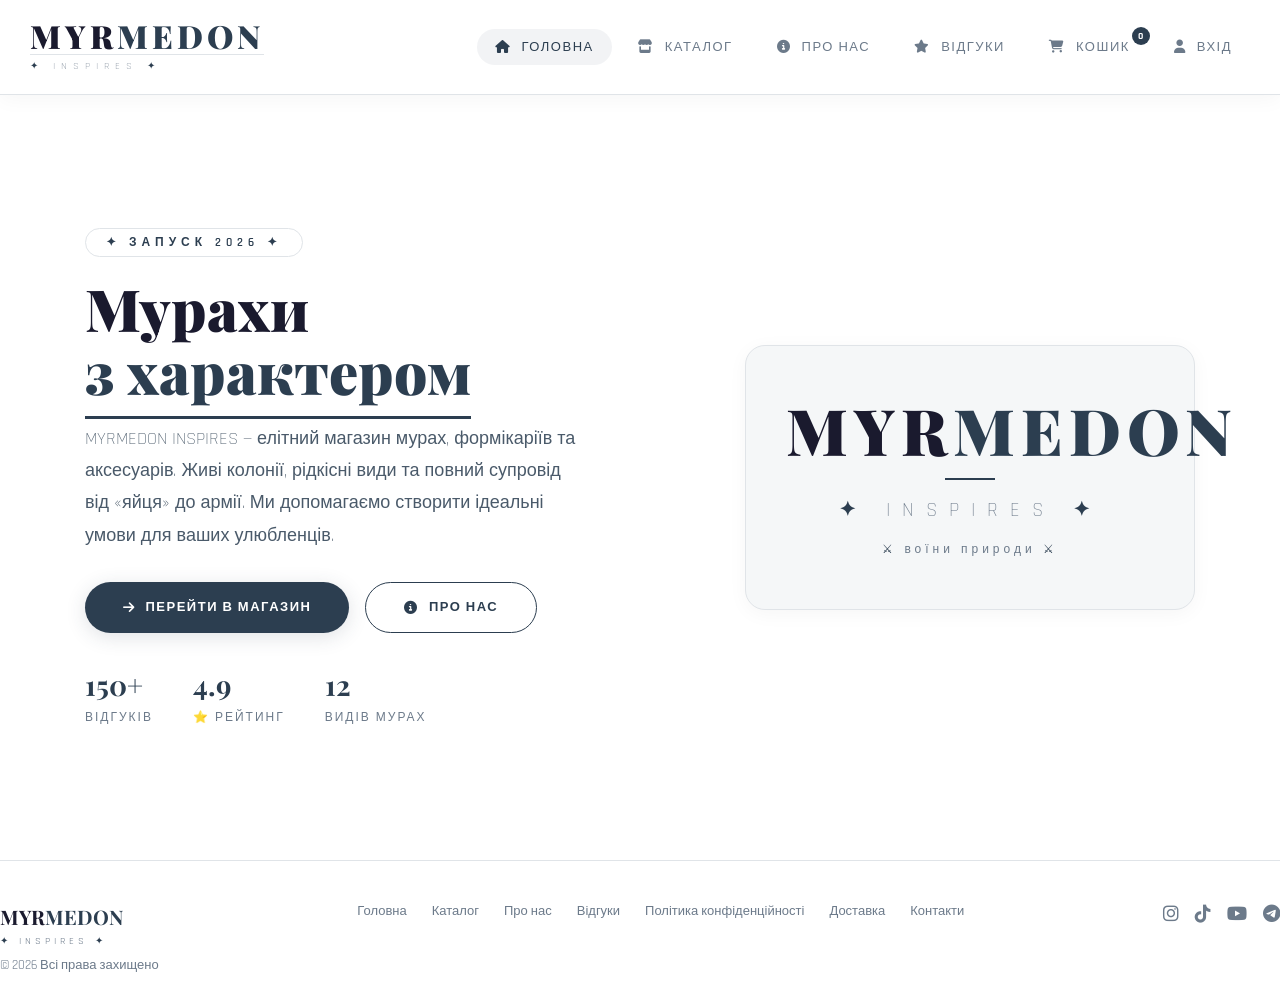
<file: index.html>
<!DOCTYPE html>
<html lang="uk">
<head>
    <meta charset="UTF-8">
    <meta name="viewport" content="width=device-width, initial-scale=1.0">
    <title>MYRMEDON — Головна</title>
    <link href="https://fonts.googleapis.com/css2?family=Playfair+Display:wght@600;700;900&amp;family=Rajdhani:wght@300;400;600;700&amp;display=swap" rel="stylesheet">
    <link rel="stylesheet" href="https://cdnjs.cloudflare.com/ajax/libs/font-awesome/6.4.0/css/all.min.css">
    <link rel="stylesheet" href="styles/main.css">
    <style>
        .hero {
            display: flex;
            align-items: center;
            justify-content: center;
            min-height: 85vh;
            padding: 50px 0;
            gap: 60px;
            flex-wrap: wrap;
        }

        .hero-text {
            flex: 1 1 45%;
            max-width: 600px;
        }

        .hero-text .tag {
            font-size: 12px;
            letter-spacing: 5px;
            text-transform: uppercase;
            color: var(--primary);
            font-weight: 600;
            border: 1px solid var(--border);
            display: inline-block;
            padding: 4px 20px;
            border-radius: 50px;
            margin-bottom: 20px;
        }

        .hero-text h1 {
            font-family: 'Playfair Display', serif;
            font-size: 58px;
            font-weight: 900;
            line-height: 1.08;
            margin-bottom: 20px;
            color: var(--text);
        }

        .hero-text h1 .highlight {
            color: var(--primary);
            border-bottom: 3px solid var(--primary);
            padding-bottom: 6px;
        }

        .hero-text p {
            font-size: 18px;
            font-weight: 300;
            color: var(--text-light);
            margin-bottom: 30px;
            max-width: 500px;
            line-height: 1.8;
        }

        .hero-text .stats {
            display: flex;
            gap: 40px;
            margin-top: 30px;
        }

        .hero-text .stats .stat-number {
            font-family: 'Playfair Display', serif;
            font-size: 28px;
            font-weight: 700;
            color: var(--primary);
        }

        .hero-text .stats .stat-label {
            font-size: 12px;
            color: var(--text-muted);
            text-transform: uppercase;
            letter-spacing: 2px;
        }

        .btn-group {
            display: flex;
            gap: 16px;
            flex-wrap: wrap;
        }

        .hero-logo {
            flex: 1 1 40%;
            max-width: 450px;
            text-align: center;
            background: var(--bg-card);
            border-radius: var(--radius);
            padding: 50px 40px;
            border: 1px solid var(--border);
            box-shadow: var(--shadow);
        }

        .hero-logo .big-brand {
            font-family: 'Playfair Display', serif;
            font-size: 64px;
            font-weight: 900;
            letter-spacing: 6px;
            color: var(--text);
            line-height: 1.05;
        }

        .hero-logo .big-brand .primary {
            color: var(--primary);
        }

        .hero-logo .divider {
            width: 50px;
            height: 2px;
            background: var(--primary);
            margin: 14px auto;
        }

        .hero-logo .big-sub {
            font-size: 20px;
            font-weight: 300;
            letter-spacing: 12px;
            text-transform: uppercase;
            color: var(--text-muted);
        }

        .hero-logo .big-sub .primary {
            color: var(--primary);
            font-weight: 600;
        }

        .hero-logo .badge {
            font-size: 12px;
            color: var(--text-muted);
            letter-spacing: 4px;
            margin-top: 14px;
        }

        .hero-logo .badge .primary {
            color: var(--primary);
        }

        @media (max-width: 768px) {
            .hero-text h1 {
                font-size: 38px;
            }
            .hero-logo .big-brand {
                font-size: 40px;
                letter-spacing: 4px;
            }
            .hero-logo .big-sub {
                font-size: 14px;
                letter-spacing: 8px;
            }
            .hero-text .stats {
                gap: 20px;
            }
            .hero-text .stats .stat-number {
                font-size: 22px;
            }
        }

        @media (max-width: 480px) {
            .hero-text h1 {
                font-size: 30px;
            }
            .hero-logo {
                padding: 30px 20px;
            }
            .hero-logo .big-brand {
                font-size: 32px;
            }
        }
    </style>
</head>
<body>

    <header class="header">
        <div class="container">
            <a href="index.html" class="logo">
                <div class="brand">MYR<span class="primary">MEDON</span></div>
                <div class="sub"><span class="primary">✦</span> INSPIRES <span class="primary">✦</span></div>
            </a>
            <button class="mobile-toggle" id="mobileToggle">
                <i class="fas fa-bars"></i>
            </button>
            <nav class="nav" id="mainNav">
                <a href="index.html" class="active"><i class="fas fa-home"></i> Головна</a>
                <a href="catalog.html"><i class="fas fa-store"></i> Каталог</a>
                <a href="about.html"><i class="fas fa-info-circle"></i> Про нас</a>
                <a href="reviews.html"><i class="fas fa-star"></i> Відгуки</a>
                <a href="cart.html" class="cart-btn">
                    <i class="fas fa-shopping-cart"></i> Кошик
                    <span class="cart-count">0</span>
                </a>
                <a href="login.html"><i class="fas fa-user"></i> Вхід</a>
            </nav>
        </div>
    </header>

    <section class="hero">
        <div class="container" style="display: flex; align-items: center; justify-content: center; gap: 60px; flex-wrap: wrap;">
            <div class="hero-text">
                <div class="tag">✦ Запуск 2026 ✦</div>
                <h1>
                    Мурахи <br>
                    <span class="highlight">з характером</span>
                </h1>
                <p>
                    MYRMEDON INSPIRES — елітний магазин мурах, формікаріїв та аксесуарів.
                    Живі колонії, рідкісні види та повний супровід від «яйця» до армії.
                    Ми допомагаємо створити ідеальні умови для ваших улюбленців.
                </p>
                <div class="btn-group">
                    <a href="catalog.html" class="btn btn-primary"><i class="fas fa-arrow-right"></i> Перейти в магазин</a>
                    <a href="about.html" class="btn btn-outline"><i class="fas fa-info-circle"></i> Про нас</a>
                </div>
                <div class="stats">
                    <div class="stat-item">
                        <div class="stat-number">150+</div>
                        <div class="stat-label">Відгуків</div>
                    </div>
                    <div class="stat-item">
                        <div class="stat-number">4.9</div>
                        <div class="stat-label">⭐ Рейтинг</div>
                    </div>
                    <div class="stat-item">
                        <div class="stat-number">12</div>
                        <div class="stat-label">Видів мурах</div>
                    </div>
                </div>
            </div>

            <div class="hero-logo">
                <div class="big-brand">MYR<span class="primary">MEDON</span></div>
                <div class="divider"></div>
                <div class="big-sub"><span class="primary">✦</span> INSPIRES <span class="primary">✦</span></div>
                <div class="badge"><span class="primary">⚔</span> воїни природи <span class="primary">⚔</span></div>
            </div>
        </div>
    </section>

    <footer class="footer container">
        <div>
            <div class="brand-small">MYR<span class="primary">MEDON</span></div>
            <div class="sub-small"><span class="primary">✦</span> INSPIRES <span class="primary">✦</span></div>
            <p style="margin-top: 6px;">© 2026 Всі права захищено</p>
        </div>
        <div class="footer-links">
            <a href="index.html">Головна</a>
            <a href="catalog.html">Каталог</a>
            <a href="about.html">Про нас</a>
            <a href="reviews.html">Відгуки</a>
            <a href="privacy.html">Політика конфіденційності</a>
            <a href="#">Доставка</a>
            <a href="#">Контакти</a>
        </div>
        <div class="socials">
            <a href="#"><i class="fab fa-instagram"></i></a>
            <a href="#"><i class="fab fa-tiktok"></i></a>
            <a href="#"><i class="fab fa-youtube"></i></a>
            <a href="#"><i class="fab fa-telegram"></i></a>
        </div>
    </footer>

    <script src="js/main.js"></script>
</body>
</html>
</file>
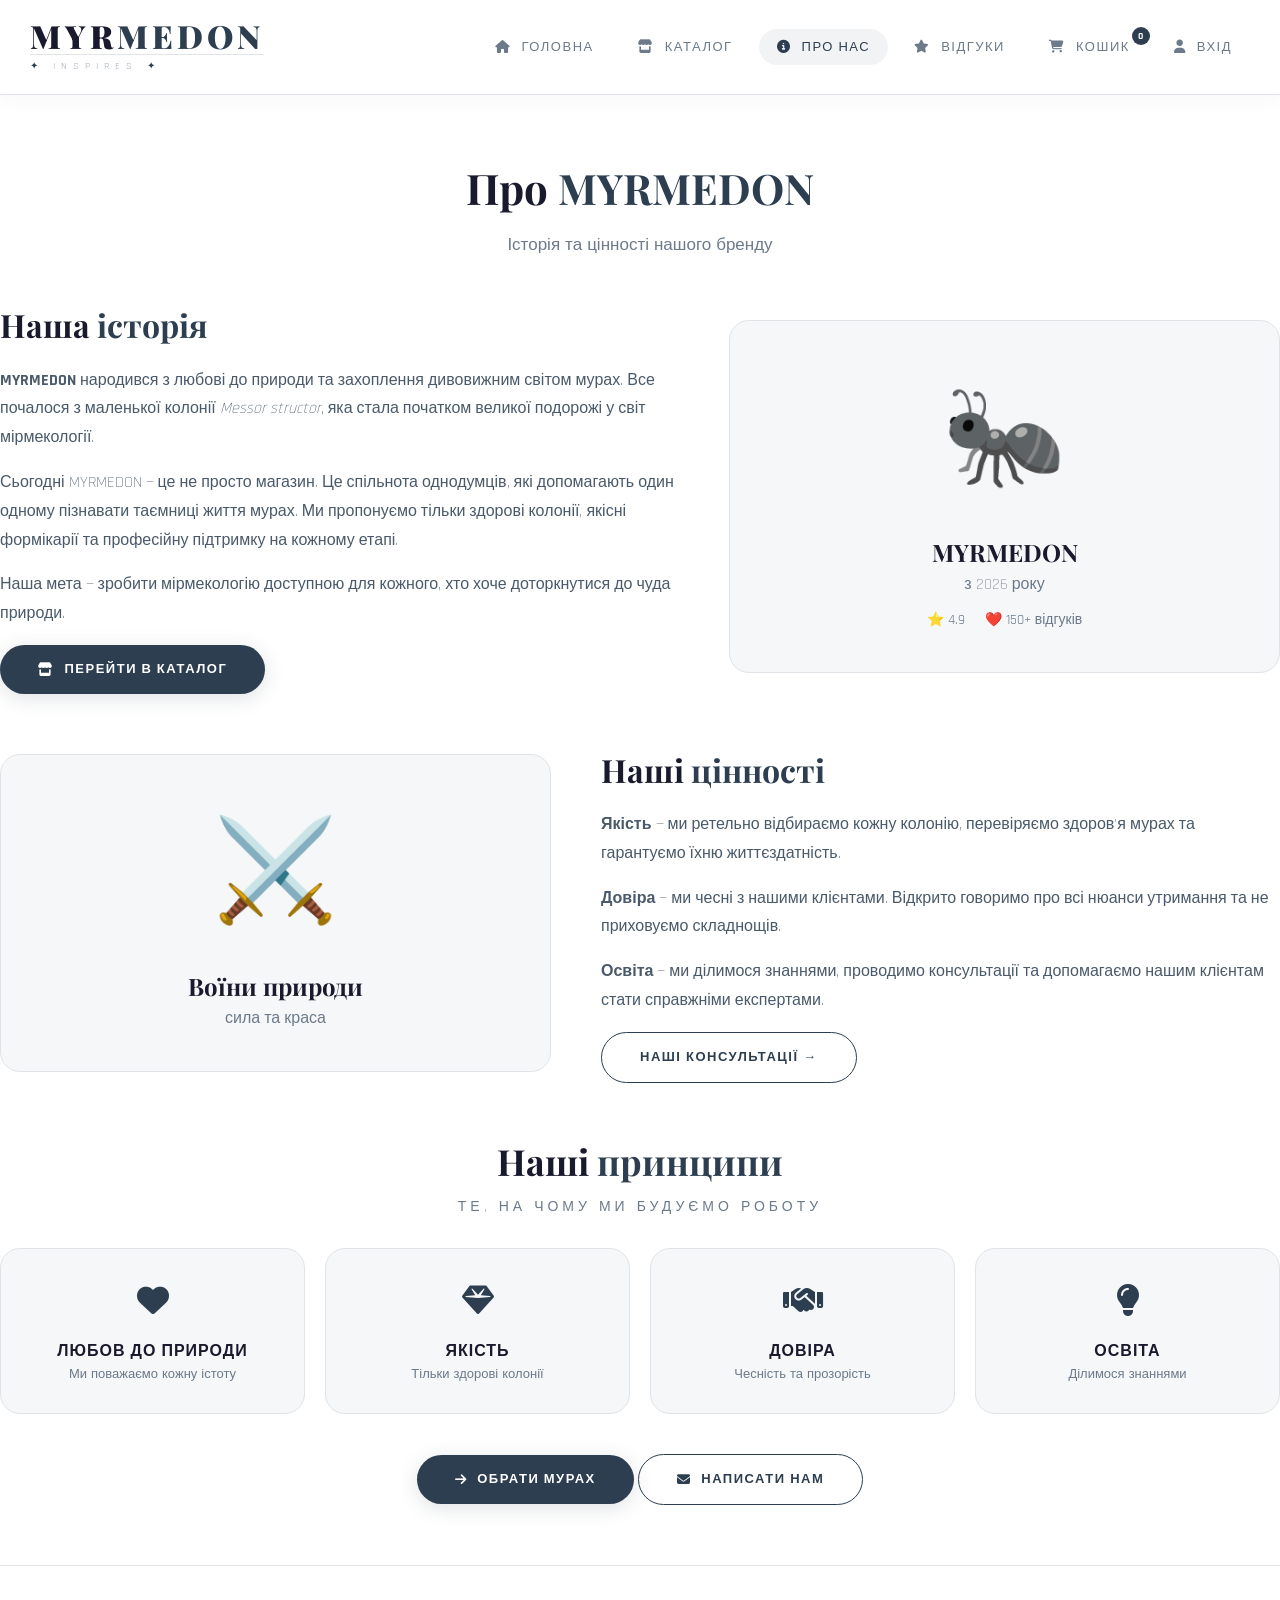
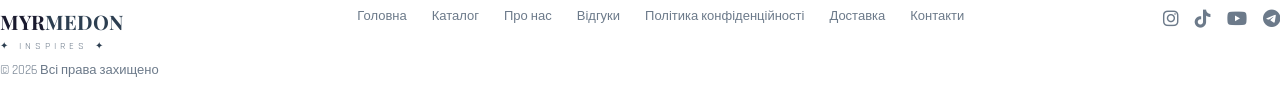
<file: about.html>
<!DOCTYPE html>
<html lang="uk">
<head>
    <meta charset="UTF-8">
    <meta name="viewport" content="width=device-width, initial-scale=1.0">
    <title>MYRMEDON — Про нас</title>
    <link href="https://fonts.googleapis.com/css2?family=Playfair+Display:wght@600;700;900&amp;family=Rajdhani:wght@300;400;600;700&amp;display=swap" rel="stylesheet">
    <link rel="stylesheet" href="https://cdnjs.cloudflare.com/ajax/libs/font-awesome/6.4.0/css/all.min.css">
    <link rel="stylesheet" href="styles/main.css">
    <style>
        .page-title {
            font-family: 'Playfair Display', serif;
            font-size: 42px;
            text-align: center;
            padding: 40px 0 10px;
            color: var(--text);
        }
        .page-title span {
            color: var(--primary);
        }

        .about-content {
            padding: 20px 0 60px;
        }

        .about-content .block {
            display: flex;
            gap: 50px;
            align-items: center;
            margin-bottom: 50px;
            flex-wrap: wrap;
        }

        .about-content .block .text {
            flex: 1 1 50%;
        }

        .about-content .block .text h2 {
            font-family: 'Playfair Display', serif;
            font-size: 32px;
            margin-bottom: 16px;
        }

        .about-content .block .text h2 span {
            color: var(--primary);
        }

        .about-content .block .text p {
            color: var(--text-light);
            font-weight: 300;
            font-size: 16px;
            line-height: 1.8;
            margin-bottom: 16px;
        }

        .about-content .block .image {
            flex: 1 1 40%;
            background: var(--bg-card);
            border-radius: var(--radius);
            padding: 40px;
            text-align: center;
            border: 1px solid var(--border);
        }

        .about-content .block .image .icon {
            font-size: 100px;
            display: block;
        }

        .about-content .block .image h3 {
            font-family: 'Playfair Display', serif;
            font-size: 24px;
            margin-top: 12px;
        }

        .about-values {
            display: grid;
            grid-template-columns: repeat(auto-fit, minmax(200px, 1fr));
            gap: 20px;
            margin: 30px 0 20px;
        }

        .about-values .value-item {
            background: var(--bg-card);
            border: 1px solid var(--border);
            border-radius: var(--radius);
            padding: 28px 20px;
            text-align: center;
            transition: 0.4s;
        }

        .about-values .value-item:hover {
            border-color: var(--primary);
            box-shadow: var(--shadow-hover);
        }

        .about-values .value-item .icon {
            font-size: 32px;
            color: var(--primary);
            display: block;
            margin-bottom: 10px;
        }

        .about-values .value-item h4 {
            font-size: 16px;
            font-weight: 600;
            text-transform: uppercase;
            letter-spacing: 1px;
            color: var(--text);
        }

        .about-values .value-item p {
            font-size: 13px;
            color: var(--text-muted);
            font-weight: 300;
        }

        .section-title {
            font-family: 'Playfair Display', serif;
            font-size: 36px;
            text-align: center;
            margin-bottom: 6px;
            color: var(--text);
        }

        .section-title span {
            color: var(--primary);
        }

        .section-subtitle {
            text-align: center;
            color: var(--text-muted);
            margin-bottom: 30px;
            font-size: 14px;
            font-weight: 300;
            letter-spacing: 4px;
            text-transform: uppercase;
        }

        .text-center {
            text-align: center;
        }

        .mt-40 {
            margin-top: 40px;
        }

        @media (max-width: 768px) {
            .page-title {
                font-size: 30px;
            }
            .about-content .block {
                flex-direction: column;
            }
            .about-content .block.reverse {
                flex-direction: column;
            }
        }
    </style>
</head>
<body>

    <header class="header">
        <div class="container">
            <a href="index.html" class="logo">
                <div class="brand">MYR<span class="primary">MEDON</span></div>
                <div class="sub"><span class="primary">✦</span> INSPIRES <span class="primary">✦</span></div>
            </a>
            <button class="mobile-toggle" id="mobileToggle"><i class="fas fa-bars"></i></button>
            <nav class="nav" id="mainNav">
                <a href="index.html"><i class="fas fa-home"></i> Головна</a>
                <a href="catalog.html"><i class="fas fa-store"></i> Каталог</a>
                <a href="about.html" class="active"><i class="fas fa-info-circle"></i> Про нас</a>
                <a href="reviews.html"><i class="fas fa-star"></i> Відгуки</a>
                <a href="cart.html" class="cart-btn">
                    <i class="fas fa-shopping-cart"></i> Кошик
                    <span class="cart-count">0</span>
                </a>
                <a href="login.html"><i class="fas fa-user"></i> Вхід</a>
            </nav>
        </div>
    </header>

    <div class="container about-content">
        <h1 class="page-title">Про <span>MYRMEDON</span></h1>
        <p style="text-align: center; color: var(--text-muted); font-weight: 300; margin-bottom: 40px; font-size: 17px;">
            Історія та цінності нашого бренду
        </p>

        <div class="block">
            <div class="text">
                <h2>Наша <span>історія</span></h2>
                <p>
                    <strong>MYRMEDON</strong> народився з любові до природи та захоплення
                    дивовижним світом мурах. Все почалося з маленької колонії
                    <em>Messor structor</em>, яка стала початком великої подорожі у
                    світ мірмекології.
                </p>
                <p>
                    Сьогодні MYRMEDON — це не просто магазин. Це спільнота однодумців,
                    які допомагають один одному пізнавати таємниці життя мурах.
                    Ми пропонуємо тільки здорові колонії, якісні формікарії та
                    професійну підтримку на кожному етапі.
                </p>
                <p>
                    Наша мета — зробити мірмекологію доступною для кожного,
                    хто хоче доторкнутися до чуда природи.
                </p>
                <a href="catalog.html" class="btn btn-primary"><i class="fas fa-store"></i> Перейти в каталог</a>
            </div>
            <div class="image">
                <span class="icon">🐜</span>
                <h3>MYRMEDON</h3>
                <p style="color: var(--text-muted); font-weight: 300;">з 2026 року</p>
                <div style="margin-top: 12px; display: flex; justify-content: center; gap: 20px; flex-wrap: wrap;">
                    <span style="font-size: 14px; color: var(--text-muted);">⭐ 4.9</span>
                    <span style="font-size: 14px; color: var(--text-muted);">❤️ 150+ відгуків</span>
                </div>
            </div>
        </div>

        <div class="block reverse" style="flex-direction: row-reverse;">
            <div class="text">
                <h2>Наші <span>цінності</span></h2>
                <p>
                    <strong>Якість</strong> — ми ретельно відбираємо кожну колонію,
                    перевіряємо здоров'я мурах та гарантуємо їхню життєздатність.
                </p>
                <p>
                    <strong>Довіра</strong> — ми чесні з нашими клієнтами. Відкрито
                    говоримо про всі нюанси утримання та не приховуємо складнощів.
                </p>
                <p>
                    <strong>Освіта</strong> — ми ділимося знаннями, проводимо консультації
                    та допомагаємо нашим клієнтам стати справжніми експертами.
                </p>
                <a href="#" class="btn btn-outline">Наші консультації →</a>
            </div>
            <div class="image">
                <span class="icon">⚔️</span>
                <h3>Воїни природи</h3>
                <p style="color: var(--text-muted); font-weight: 300;">сила та краса</p>
            </div>
        </div>

        <h2 class="section-title" style="margin-top: 40px;">Наші <span>принципи</span></h2>
        <p class="section-subtitle">те, на чому ми будуємо роботу</p>

        <div class="about-values">
            <div class="value-item">
                <span class="icon"><i class="fas fa-heart"></i></span>
                <h4>Любов до природи</h4>
                <p>Ми поважаємо кожну істоту</p>
            </div>
            <div class="value-item">
                <span class="icon"><i class="fas fa-gem"></i></span>
                <h4>Якість</h4>
                <p>Тільки здорові колонії</p>
            </div>
            <div class="value-item">
                <span class="icon"><i class="fas fa-handshake"></i></span>
                <h4>Довіра</h4>
                <p>Чесність та прозорість</p>
            </div>
            <div class="value-item">
                <span class="icon"><i class="fas fa-lightbulb"></i></span>
                <h4>Освіта</h4>
                <p>Ділимося знаннями</p>
            </div>
        </div>

        <div class="text-center mt-40">
            <a href="catalog.html" class="btn btn-primary"><i class="fas fa-arrow-right"></i> Обрати мурах</a>
            <a href="#" class="btn btn-outline"><i class="fas fa-envelope"></i> Написати нам</a>
        </div>
    </div>

    <footer class="footer container">
        <div>
            <div class="brand-small">MYR<span class="primary">MEDON</span></div>
            <div class="sub-small"><span class="primary">✦</span> INSPIRES <span class="primary">✦</span></div>
            <p style="margin-top: 6px;">© 2026 Всі права захищено</p>
        </div>
        <div class="footer-links">
            <a href="index.html">Головна</a>
            <a href="catalog.html">Каталог</a>
            <a href="about.html">Про нас</a>
            <a href="reviews.html">Відгуки</a>
            <a href="privacy.html">Політика конфіденційності</a>
            <a href="#">Доставка</a>
            <a href="#">Контакти</a>
        </div>
        <div class="socials">
            <a href="#"><i class="fab fa-instagram"></i></a>
            <a href="#"><i class="fab fa-tiktok"></i></a>
            <a href="#"><i class="fab fa-youtube"></i></a>
            <a href="#"><i class="fab fa-telegram"></i></a>
        </div>
    </footer>

    <script src="js/main.js"></script>
</body>
</html>
</file>
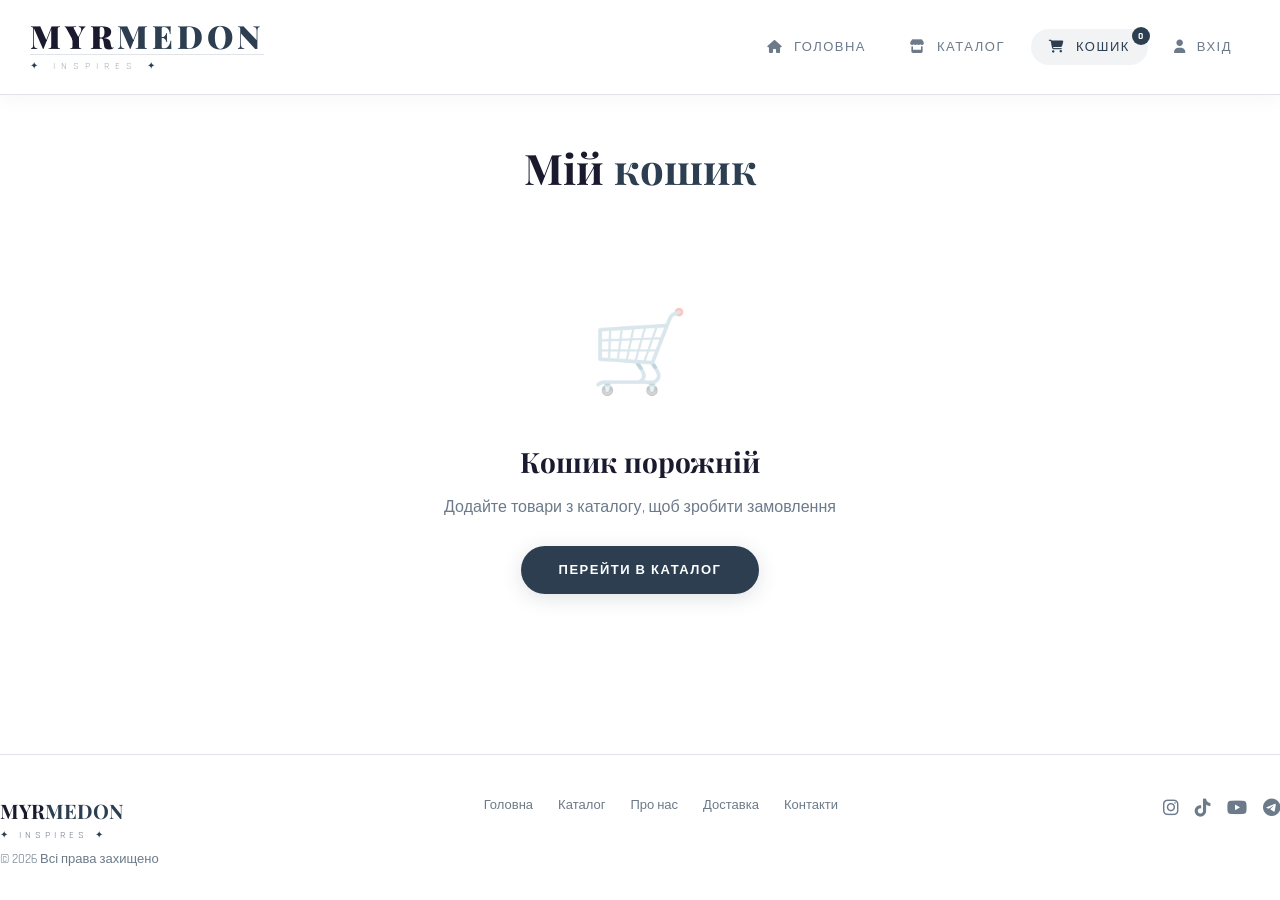
<file: cart.html>
<!DOCTYPE html>
<html lang="uk">
<head>
    <meta charset="UTF-8">
    <meta name="viewport" content="width=device-width, initial-scale=1.0">
    <title>MYRMEDON — Кошик</title>
    <link href="https://fonts.googleapis.com/css2?family=Playfair+Display:wght@600;700;900&amp;family=Rajdhani:wght@300;400;600;700&amp;display=swap" rel="stylesheet">
    <link rel="stylesheet" href="https://cdnjs.cloudflare.com/ajax/libs/font-awesome/6.4.0/css/all.min.css">
    <link rel="stylesheet" href="styles/main.css">
    <style>
        .page-title {
            font-family: 'Playfair Display', serif;
            font-size: 42px;
            text-align: center;
            padding: 40px 0 10px;
            color: var(--text);
        }
        .page-title span {
            color: var(--primary);
        }

        .cart-empty {
            text-align: center;
            padding: 80px 20px;
        }
        .cart-empty .icon {
            font-size: 80px;
            display: block;
            margin-bottom: 20px;
            opacity: 0.3;
        }
        .cart-empty h2 {
            font-family: 'Playfair Display', serif;
            font-size: 28px;
            margin-bottom: 10px;
            color: var(--text);
        }
        .cart-empty p {
            color: var(--text-muted);
            margin-bottom: 25px;
        }

        .cart-items {
            display: flex;
            flex-direction: column;
            gap: 16px;
            padding: 20px 0;
        }

        .cart-item {
            display: flex;
            align-items: center;
            justify-content: space-between;
            background: var(--bg-card);
            border: 1px solid var(--border);
            border-radius: var(--radius);
            padding: 18px 24px;
            flex-wrap: wrap;
            gap: 15px;
        }
        .cart-item .item-info {
            display: flex;
            align-items: center;
            gap: 18px;
        }
        .cart-item .item-info .emoji {
            font-size: 32px;
        }
        .cart-item .item-info .name {
            font-weight: 600;
            font-size: 16px;
            color: var(--text);
        }
        .cart-item .item-info .name small {
            display: block;
            font-weight: 300;
            color: var(--text-muted);
            font-size: 13px;
        }

        .cart-item .item-actions {
            display: flex;
            align-items: center;
            gap: 16px;
            flex-wrap: wrap;
        }
        .cart-item .item-actions .qty {
            display: flex;
            align-items: center;
            gap: 10px;
        }
        .cart-item .item-actions .qty button {
            background: var(--border);
            border: none;
            color: var(--text);
            width: 30px;
            height: 30px;
            border-radius: 50%;
            cursor: pointer;
            font-size: 16px;
            transition: 0.3s;
        }
        .cart-item .item-actions .qty button:hover {
            background: var(--primary);
            color: #ffffff;
        }
        .cart-item .item-actions .qty span {
            font-weight: 700;
            min-width: 20px;
            text-align: center;
            color: var(--text);
        }
        .cart-item .item-actions .price {
            color: var(--primary);
            font-weight: 700;
            font-size: 20px;
            min-width: 80px;
            text-align: right;
        }
        .cart-item .item-actions .remove {
            background: none;
            border: none;
            color: var(--text-muted);
            cursor: pointer;
            font-size: 18px;
            transition: 0.3s;
        }
        .cart-item .item-actions .remove:hover {
            color: #e74c3c;
        }

        .cart-total {
            background: var(--bg-card);
            border: 1px solid var(--border);
            border-radius: var(--radius);
            padding: 24px 30px;
            display: flex;
            justify-content: space-between;
            align-items: center;
            flex-wrap: wrap;
            gap: 20px;
            margin-top: 20px;
        }
        .cart-total .total-label {
            font-size: 18px;
            font-weight: 300;
            color: var(--text);
        }
        .cart-total .total-price {
            font-family: 'Playfair Display', serif;
            font-size: 36px;
            color: var(--primary);
        }

        @media (max-width: 768px) {
            .page-title {
                font-size: 30px;
            }
            .cart-item {
                flex-direction: column;
                align-items: stretch;
                text-align: center;
            }
            .cart-item .item-info {
                justify-content: center;
            }
            .cart-item .item-actions {
                justify-content: center;
            }
            .cart-total {
                flex-direction: column;
                text-align: center;
            }
        }
    </style>
</head>
<body>

    <header class="header">
        <div class="container">
            <a href="index.html" class="logo">
                <div class="brand">MYR<span class="primary">MEDON</span></div>
                <div class="sub"><span class="primary">✦</span> INSPIRES <span class="primary">✦</span></div>
            </a>
            <button class="mobile-toggle" id="mobileToggle"><i class="fas fa-bars"></i></button>
            <nav class="nav" id="mainNav">
                <a href="index.html"><i class="fas fa-home"></i> Головна</a>
                <a href="catalog.html"><i class="fas fa-store"></i> Каталог</a>
                <a href="cart.html" class="active cart-btn">
                    <i class="fas fa-shopping-cart"></i> Кошик
                    <span class="cart-count">0</span>
                </a>
                <a href="login.html"><i class="fas fa-user"></i> Вхід</a>
            </nav>
        </div>
    </header>

    <div class="container" id="cartPage">
        <h1 class="page-title">Мій <span>кошик</span></h1>

        <div class="cart-empty" id="cartEmpty">
            <span class="icon">🛒</span>
            <h2>Кошик порожній</h2>
            <p>Додайте товари з каталогу, щоб зробити замовлення</p>
            <a href="catalog.html" class="btn btn-primary">Перейти в каталог</a>
        </div>

        <div id="cartFull" style="display: none;">
            <div class="cart-items" id="cartItems"></div>
            <div class="cart-total">
                <span class="total-label">Загальна сума:</span>
                <span class="total-price" id="cartTotalPrice">0 ₴</span>
            </div>
            <div style="text-align: right; margin: 25px 0 60px;">
                <button class="btn btn-primary" onclick="checkout()"><i class="fas fa-check"></i> Оформити замовлення</button>
            </div>
        </div>
    </div>

    <footer class="footer container">
        <div>
            <div class="brand-small">MYR<span class="primary">MEDON</span></div>
            <div class="sub-small"><span class="primary">✦</span> INSPIRES <span class="primary">✦</span></div>
            <p style="margin-top: 6px;">© 2026 Всі права захищено</p>
        </div>
        <div class="footer-links">
            <a href="index.html">Головна</a>
            <a href="catalog.html">Каталог</a>
            <a href="#">Про нас</a>
            <a href="#">Доставка</a>
            <a href="#">Контакти</a>
        </div>
        <div class="socials">
            <a href="#"><i class="fab fa-instagram"></i></a>
            <a href="#"><i class="fab fa-tiktok"></i></a>
            <a href="#"><i class="fab fa-youtube"></i></a>
            <a href="#"><i class="fab fa-telegram"></i></a>
        </div>
    </footer>

    <script>
        // Мобильное меню
        document.getElementById('mobileToggle').addEventListener('click', function() {
            document.getElementById('mainNav').classList.toggle('open');
        });

        // Функции корзины
        function getCart() {
            try {
                var cart = localStorage.getItem('myrmedon_cart');
                return cart ? JSON.parse(cart) : [];
            } catch (e) {
                return [];
            }
        }

        function saveCart(cart) {
            localStorage.setItem('myrmedon_cart', JSON.stringify(cart));
            updateCartCount();
            renderCart();
        }

        function updateCartCount() {
            var cart = getCart();
            var count = 0;
            for (var i = 0; i < cart.length; i++) {
                count = count + cart[i].quantity;
            }
            var elements = document.querySelectorAll('.cart-count');
            for (var j = 0; j < elements.length; j++) {
                elements[j].textContent = count;
            }
        }

        function renderCart() {
            var cart = getCart();
            var emptyEl = document.getElementById('cartEmpty');
            var fullEl = document.getElementById('cartFull');
            var itemsEl = document.getElementById('cartItems');

            if (cart.length === 0) {
                emptyEl.style.display = 'block';
                fullEl.style.display = 'none';
                return;
            }

            emptyEl.style.display = 'none';
            fullEl.style.display = 'block';

            itemsEl.innerHTML = '';
            var total = 0;

            for (var i = 0; i < cart.length; i++) {
                var item = cart[i];
                var price = parseFloat(item.price);
                var itemTotal = price * item.quantity;
                total = total + itemTotal;

                var div = document.createElement('div');
                div.className = 'cart-item';
                div.innerHTML = '<div class="item-info"><span class="emoji">🐜</span><div><div class="name">' + item.name + ' <small>' + (item.desc || '') + '</small></div></div></div><div class="item-actions"><div class="qty"><button onclick="changeQty(' + i + ', -1)">−</button><span>' + item.quantity + '</span><button onclick="changeQty(' + i + ', 1)">+</button></div><span class="price">' + itemTotal.toFixed(0) + ' ₴</span><button class="remove" onclick="removeItem(' + i + ')"><i class="fas fa-trash"></i></button></div>';
                itemsEl.appendChild(div);
            }

            document.getElementById('cartTotalPrice').textContent = total.toFixed(0) + ' ₴';
        }

        function changeQty(index, delta) {
            var cart = getCart();
            if (cart[index]) {
                cart[index].quantity = Math.max(1, cart[index].quantity + delta);
                saveCart(cart);
            }
        }

        function removeItem(index) {
            var cart = getCart();
            cart.splice(index, 1);
            saveCart(cart);
        }

        function checkout() {
            var cart = getCart();
            if (cart.length === 0) {
                return;
            }
            alert('Дякуємо за замовлення! 🎉\nНайближчим часом ми зв\'яжемося з вами для підтвердження.');
            localStorage.removeItem('myrmedon_cart');
            renderCart();
            updateCartCount();
        }

        // Инициализация
        renderCart();

        // Обработка добавления товара из URL
        window.onload = function() {
            var urlParams = new URLSearchParams(window.location.search);
            var addId = urlParams.get('add');
            if (addId) {
                var products = {
                    '1': { name: 'Camponotus japonicus', price: 429, desc: 'Велика чорна мураха' },
                    '2': { name: 'Camponotus pseudoirritans', price: 799, desc: 'Червоний черевець' },
                    '3': { name: 'Ectomomyrmex zhengii', price: 1129, desc: 'Агресивні мисливці' },
                    '4': { name: 'Messor structor', price: 490, desc: 'Жниварі для початківців' },
                    '5': { name: 'Camponotus vagus', price: 890, desc: 'Чорні лісові велетні' },
                    '6': { name: 'Atta cephalotes', price: 2990, desc: 'Мурахи-листорізи' }
                };
                var product = products[addId];
                if (product) {
                    var cart = getCart();
                    var existing = null;
                    for (var k = 0; k < cart.length; k++) {
                        if (cart[k].id === addId) {
                            existing = cart[k];
                            break;
                        }
                    }
                    if (existing) {
                        existing.quantity = existing.quantity + 1;
                    } else {
                        cart.push({ id: addId, name: product.name, price: product.price, desc: product.desc, quantity: 1 });
                    }
                    saveCart(cart);
                    window.history.replaceState({}, '', window.location.pathname);
                }
            }
        };
    </script>

</body>
</html>
</file>
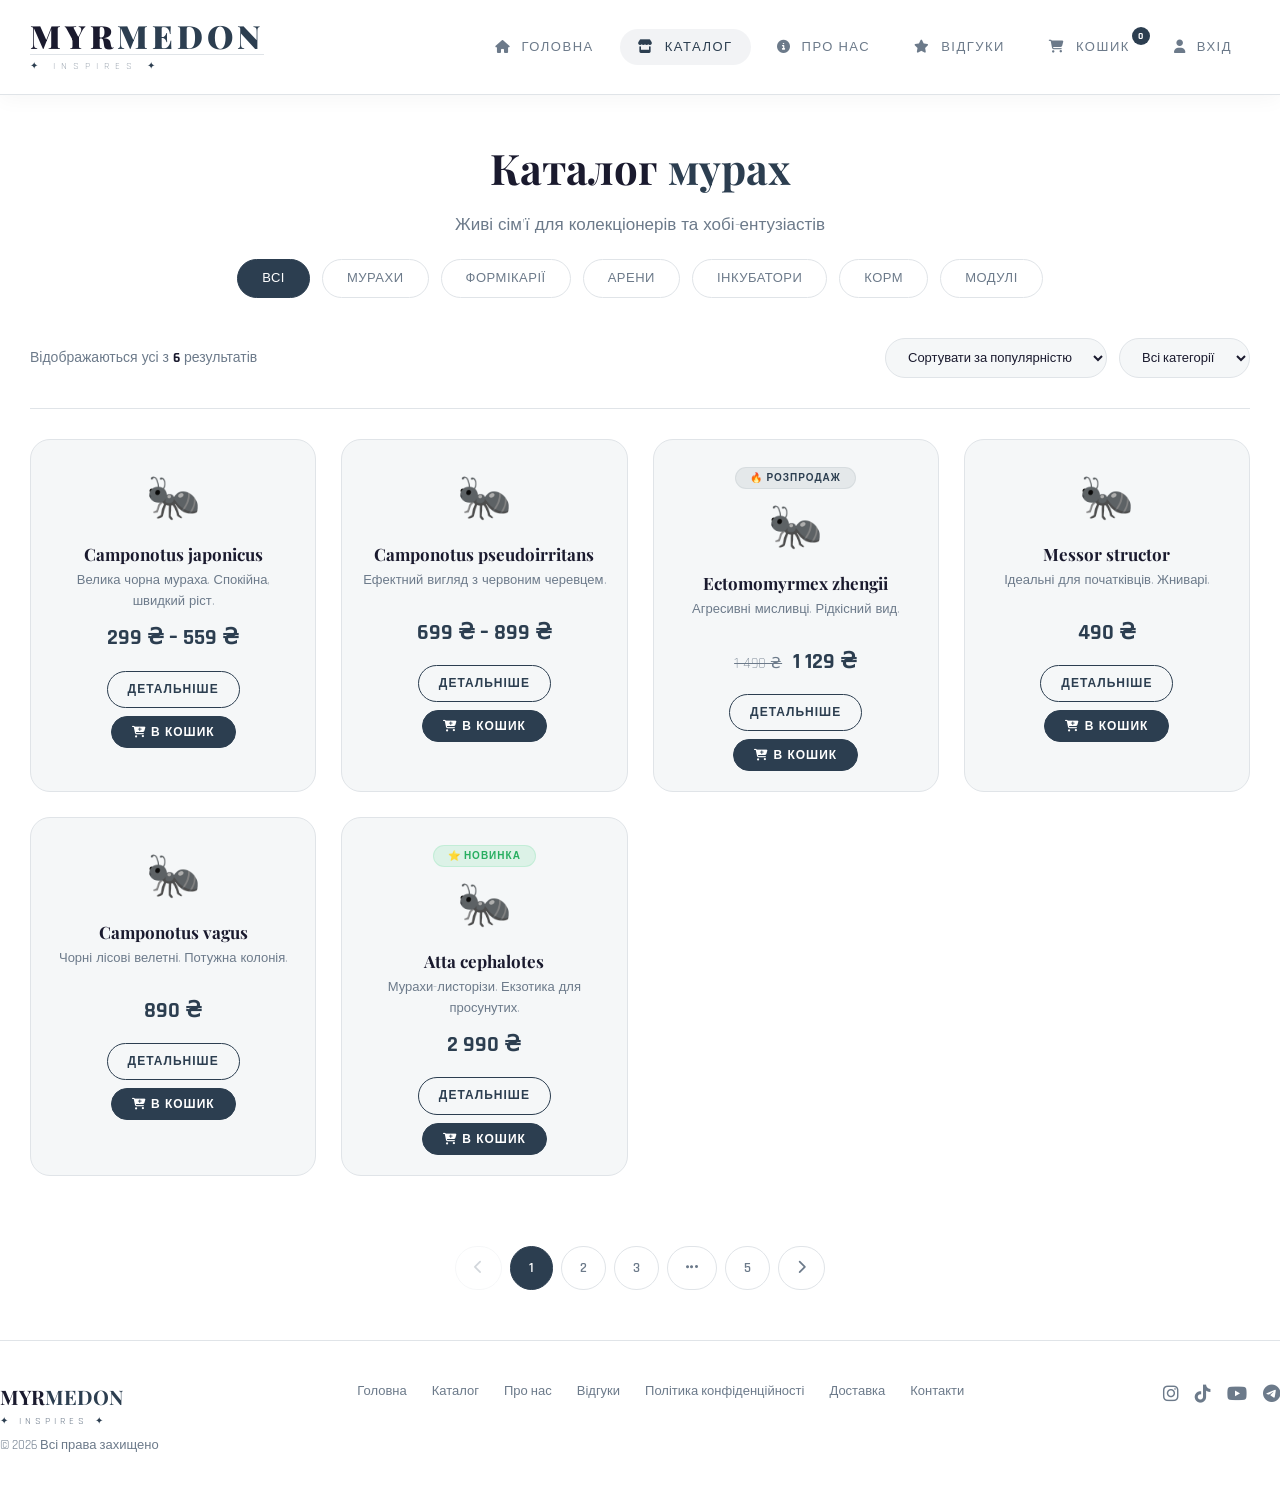
<file: catalog.html>
<!DOCTYPE html>
<html lang="uk">
<head>
    <meta charset="UTF-8">
    <meta name="viewport" content="width=device-width, initial-scale=1.0">
    <title>MYRMEDON — Каталог</title>
    <link href="https://fonts.googleapis.com/css2?family=Playfair+Display:wght@600;700;900&amp;family=Rajdhani:wght@300;400;600;700&amp;display=swap" rel="stylesheet">
    <link rel="stylesheet" href="https://cdnjs.cloudflare.com/ajax/libs/font-awesome/6.4.0/css/all.min.css">
    <link rel="stylesheet" href="styles/main.css">
    <style>
        .page-title {
            font-family: 'Playfair Display', serif;
            font-size: 42px;
            text-align: center;
            padding: 40px 0 10px;
            color: var(--text);
        }
        .page-title span {
            color: var(--primary);
        }

        .catalog-header {
            display: flex;
            justify-content: space-between;
            align-items: center;
            flex-wrap: wrap;
            gap: 20px;
            padding: 20px 0 30px;
            border-bottom: 1px solid var(--border);
        }

        .catalog-header .result-count {
            color: var(--text-muted);
            font-weight: 300;
            font-size: 14px;
        }

        .catalog-header .result-count strong {
            color: var(--text);
        }

        .filter-bar {
            display: flex;
            gap: 12px;
            flex-wrap: wrap;
        }

        .filter-bar select {
            background: var(--bg-card);
            border: 1px solid var(--border);
            color: var(--text);
            padding: 10px 18px;
            border-radius: 50px;
            font-family: 'Rajdhani', sans-serif;
            font-size: 13px;
            cursor: pointer;
            outline: none;
            transition: 0.3s;
        }

        .filter-bar select:focus {
            border-color: var(--primary);
        }

        .filter-bar select option {
            background: var(--bg);
        }

        .products-grid {
            display: grid;
            grid-template-columns: repeat(auto-fill, minmax(270px, 1fr));
            gap: 25px;
            padding: 30px 0 50px;
        }

        .product-card {
            background: var(--bg-card);
            border-radius: var(--radius);
            padding: 24px 18px 20px;
            border: 1px solid var(--border);
            transition: 0.4s;
            text-align: center;
            position: relative;
        }

        .product-card:hover {
            border-color: var(--primary);
            transform: translateY(-6px);
            box-shadow: var(--shadow-hover);
        }

        .product-card .emoji {
            font-size: 44px;
            display: block;
            margin-bottom: 4px;
        }

        .product-card .badge-sale {
            background: rgba(44, 62, 80, 0.08);
            color: var(--primary);
            padding: 2px 14px;
            border-radius: 50px;
            font-size: 10px;
            font-weight: 600;
            letter-spacing: 1px;
            text-transform: uppercase;
            display: inline-block;
            margin-bottom: 4px;
            border: 1px solid rgba(44, 62, 80, 0.08);
        }

        .product-card .badge-new {
            background: rgba(46, 204, 113, 0.12);
            color: #27ae60;
            padding: 2px 14px;
            border-radius: 50px;
            font-size: 10px;
            font-weight: 600;
            letter-spacing: 1px;
            text-transform: uppercase;
            display: inline-block;
            margin-bottom: 4px;
            border: 1px solid rgba(46, 204, 113, 0.15);
        }

        .product-card h4 {
            font-size: 17px;
            font-family: 'Playfair Display', serif;
            color: var(--text);
            margin: 6px 0 2px;
        }

        .product-card .desc {
            font-size: 13px;
            color: var(--text-muted);
            font-weight: 300;
            margin-bottom: 10px;
            min-height: 36px;
        }

        .product-card .price {
            color: var(--primary);
            font-size: 22px;
            font-weight: 700;
            margin-bottom: 14px;
        }

        .product-card .price .old {
            color: var(--text-muted);
            font-size: 15px;
            text-decoration: line-through;
            font-weight: 300;
            margin-right: 6px;
        }

        .product-card .btn-group-card {
            display: flex;
            gap: 8px;
            justify-content: center;
            flex-wrap: wrap;
        }

        .btn-small {
            background: transparent;
            border: 1px solid var(--primary);
            color: var(--primary);
            padding: 8px 20px;
            border-radius: 50px;
            font-weight: 600;
            font-size: 12px;
            letter-spacing: 1px;
            text-transform: uppercase;
            transition: 0.3s;
            cursor: pointer;
            text-decoration: none;
            display: inline-block;
        }

        .btn-small:hover {
            background: var(--primary);
            color: #ffffff;
        }

        .btn-small-cart {
            background: var(--primary);
            border: 1px solid var(--primary);
            color: #ffffff;
            padding: 8px 20px;
            border-radius: 50px;
            font-weight: 600;
            font-size: 12px;
            letter-spacing: 1px;
            text-transform: uppercase;
            transition: 0.3s;
            cursor: pointer;
            text-decoration: none;
            display: inline-block;
        }

        .btn-small-cart:hover {
            background: var(--primary-light);
            border-color: var(--primary-light);
            transform: scale(1.02);
        }

        /* ===== PAGINATION ===== */
        .pagination {
            display: flex;
            justify-content: center;
            gap: 8px;
            padding: 20px 0 50px;
            flex-wrap: wrap;
        }

        .pagination a {
            display: inline-block;
            padding: 10px 18px;
            border: 1px solid var(--border);
            border-radius: 50px;
            color: var(--text-muted);
            font-weight: 600;
            font-size: 14px;
            transition: 0.3s;
            text-decoration: none;
        }

        .pagination a:hover {
            border-color: var(--primary);
            color: var(--primary);
        }

        .pagination a.active {
            background: var(--primary);
            border-color: var(--primary);
            color: #ffffff;
        }

        .pagination a.disabled {
            opacity: 0.3;
            cursor: not-allowed;
        }

        .pagination a.disabled:hover {
            border-color: var(--border);
            color: var(--text-muted);
        }

        /* ===== CATEGORIES FILTER ===== */
        .category-filter {
            display: flex;
            gap: 12px;
            flex-wrap: wrap;
            padding: 10px 0 20px;
            justify-content: center;
        }

        .category-filter a {
            padding: 8px 24px;
            border: 1px solid var(--border);
            border-radius: 50px;
            font-size: 13px;
            font-weight: 500;
            letter-spacing: 0.5px;
            text-transform: uppercase;
            color: var(--text-muted);
            text-decoration: none;
            transition: 0.3s;
        }

        .category-filter a:hover {
            border-color: var(--primary);
            color: var(--primary);
        }

        .category-filter a.active {
            background: var(--primary);
            border-color: var(--primary);
            color: #ffffff;
        }

        @media (max-width: 768px) {
            .page-title {
                font-size: 30px;
            }

            .catalog-header {
                flex-direction: column;
                text-align: center;
            }

            .products-grid {
                grid-template-columns: repeat(2, 1fr);
                gap: 16px;
            }

            .product-card {
                padding: 18px 12px 16px;
            }

            .product-card h4 {
                font-size: 15px;
            }

            .product-card .price {
                font-size: 18px;
            }

            .btn-small,
            .btn-small-cart {
                font-size: 10px;
                padding: 6px 14px;
            }

            .category-filter a {
                font-size: 11px;
                padding: 6px 16px;
            }
        }

        @media (max-width: 480px) {
            .products-grid {
                grid-template-columns: 1fr;
                max-width: 350px;
                margin-left: auto;
                margin-right: auto;
            }

            .filter-bar {
                flex-direction: column;
                width: 100%;
            }

            .filter-bar select {
                width: 100%;
            }
        }
    </style>
</head>
<body>

    <!-- ===== HEADER ===== -->
    <header class="header">
        <div class="container">
            <a href="index.html" class="logo">
                <div class="brand">MYR<span class="primary">MEDON</span></div>
                <div class="sub"><span class="primary">✦</span> INSPIRES <span class="primary">✦</span></div>
            </a>

            <button class="mobile-toggle" id="mobileToggle">
                <i class="fas fa-bars"></i>
            </button>

            <nav class="nav" id="mainNav">
                <a href="index.html"><i class="fas fa-home"></i> Головна</a>
                <a href="catalog.html" class="active"><i class="fas fa-store"></i> Каталог</a>
                <a href="about.html"><i class="fas fa-info-circle"></i> Про нас</a>
                <a href="reviews.html"><i class="fas fa-star"></i> Відгуки</a>
                <a href="cart.html" class="cart-btn">
                    <i class="fas fa-shopping-cart"></i> Кошик
                    <span class="cart-count">0</span>
                </a>
                <a href="login.html"><i class="fas fa-user"></i> Вхід</a>
            </nav>
        </div>
    </header>

    <!-- ===== MAIN CONTENT ===== -->
    <div class="container">

        <h1 class="page-title">Каталог <span>мурах</span></h1>
        <p style="text-align: center; color: var(--text-muted); font-weight: 300; margin-bottom: 10px; font-size: 17px;">
            Живі сім'ї для колекціонерів та хобі-ентузіастів
        </p>

        <!-- ===== CATEGORY FILTER ===== -->
        <div class="category-filter">
            <a href="#" class="active">Всі</a>
            <a href="#">Мурахи</a>
            <a href="#">Формікарії</a>
            <a href="#">Арени</a>
            <a href="#">Інкубатори</a>
            <a href="#">Корм</a>
            <a href="#">Модулі</a>
        </div>

        <!-- ===== SORT & FILTER ===== -->
        <div class="catalog-header">
            <span class="result-count">Відображаються усі з <strong>6</strong> результатів</span>
            <div class="filter-bar">
                <select>
                    <option>Сортувати за популярністю</option>
                    <option>Від дешевих до дорогих</option>
                    <option>Від дорогих до дешевих</option>
                    <option>За назвою (А-Я)</option>
                </select>
                <select>
                    <option>Всі категорії</option>
                    <option>Мурахи</option>
                    <option>Формікарії</option>
                    <option>Арени</option>
                    <option>Інкубатори</option>
                    <option>Корм</option>
                    <option>Модулі</option>
                </select>
            </div>
        </div>

        <!-- ===== PRODUCTS GRID ===== -->
        <div class="products-grid">

            <!-- Товар 1 -->
            <div class="product-card">
                <span class="emoji">🐜</span>
                <h4>Camponotus japonicus</h4>
                <div class="desc">Велика чорна мураха. Спокійна, швидкий ріст.</div>
                <div class="price">299 ₴ – 559 ₴</div>
                <div class="btn-group-card">
                    <a href="product.html?id=1" class="btn-small">Детальніше</a>
                    <button class="btn-small-cart" onclick="addToCart('1')"><i class="fas fa-cart-plus"></i> В кошик</button>
                </div>
            </div>

            <!-- Товар 2 -->
            <div class="product-card">
                <span class="emoji">🐜</span>
                <h4>Camponotus pseudoirritans</h4>
                <div class="desc">Ефектний вигляд з червоним черевцем.</div>
                <div class="price">699 ₴ – 899 ₴</div>
                <div class="btn-group-card">
                    <a href="product.html?id=2" class="btn-small">Детальніше</a>
                    <button class="btn-small-cart" onclick="addToCart('2')"><i class="fas fa-cart-plus"></i> В кошик</button>
                </div>
            </div>

            <!-- Товар 3 - Розпродаж -->
            <div class="product-card">
                <span class="badge-sale">🔥 РОЗПРОДАЖ</span>
                <span class="emoji">🐜</span>
                <h4>Ectomomyrmex zhengii</h4>
                <div class="desc">Агресивні мисливці. Рідкісний вид.</div>
                <div class="price"><span class="old">1 490 ₴</span> 1 129 ₴</div>
                <div class="btn-group-card">
                    <a href="product.html?id=3" class="btn-small">Детальніше</a>
                    <button class="btn-small-cart" onclick="addToCart('3')"><i class="fas fa-cart-plus"></i> В кошик</button>
                </div>
            </div>

            <!-- Товар 4 -->
            <div class="product-card">
                <span class="emoji">🐜</span>
                <h4>Messor structor</h4>
                <div class="desc">Ідеальні для початківців. Жниварі.</div>
                <div class="price">490 ₴</div>
                <div class="btn-group-card">
                    <a href="product.html?id=4" class="btn-small">Детальніше</a>
                    <button class="btn-small-cart" onclick="addToCart('4')"><i class="fas fa-cart-plus"></i> В кошик</button>
                </div>
            </div>

            <!-- Товар 5 -->
            <div class="product-card">
                <span class="emoji">🐜</span>
                <h4>Camponotus vagus</h4>
                <div class="desc">Чорні лісові велетні. Потужна колонія.</div>
                <div class="price">890 ₴</div>
                <div class="btn-group-card">
                    <a href="product.html?id=5" class="btn-small">Детальніше</a>
                    <button class="btn-small-cart" onclick="addToCart('5')"><i class="fas fa-cart-plus"></i> В кошик</button>
                </div>
            </div>

            <!-- Товар 6 - Новинка -->
            <div class="product-card">
                <span class="badge-new">⭐ НОВИНКА</span>
                <span class="emoji">🐜</span>
                <h4>Atta cephalotes</h4>
                <div class="desc">Мурахи-листорізи. Екзотика для просунутих.</div>
                <div class="price">2 990 ₴</div>
                <div class="btn-group-card">
                    <a href="product.html?id=6" class="btn-small">Детальніше</a>
                    <button class="btn-small-cart" onclick="addToCart('6')"><i class="fas fa-cart-plus"></i> В кошик</button>
                </div>
            </div>

        </div>

        <!-- ===== PAGINATION ===== -->
        <div class="pagination">
            <a href="#" class="disabled"><i class="fas fa-chevron-left"></i></a>
            <a href="#" class="active">1</a>
            <a href="#">2</a>
            <a href="#">3</a>
            <a href="#"><i class="fas fa-ellipsis-h"></i></a>
            <a href="#">5</a>
            <a href="#"><i class="fas fa-chevron-right"></i></a>
        </div>

    </div>

    <!-- ===== FOOTER ===== -->
    <footer class="footer container">
        <div>
            <div class="brand-small">MYR<span class="primary">MEDON</span></div>
            <div class="sub-small"><span class="primary">✦</span> INSPIRES <span class="primary">✦</span></div>
            <p style="margin-top: 6px;">© 2026 Всі права захищено</p>
        </div>
        <div class="footer-links">
            <a href="index.html">Головна</a>
            <a href="catalog.html">Каталог</a>
            <a href="about.html">Про нас</a>
            <a href="reviews.html">Відгуки</a>
            <a href="privacy.html">Політика конфіденційності</a>
            <a href="#">Доставка</a>
            <a href="#">Контакти</a>
        </div>
        <div class="socials">
            <a href="#"><i class="fab fa-instagram"></i></a>
            <a href="#"><i class="fab fa-tiktok"></i></a>
            <a href="#"><i class="fab fa-youtube"></i></a>
            <a href="#"><i class="fab fa-telegram"></i></a>
        </div>
    </footer>

    <script src="js/main.js"></script>
</body>
</html>
</file>
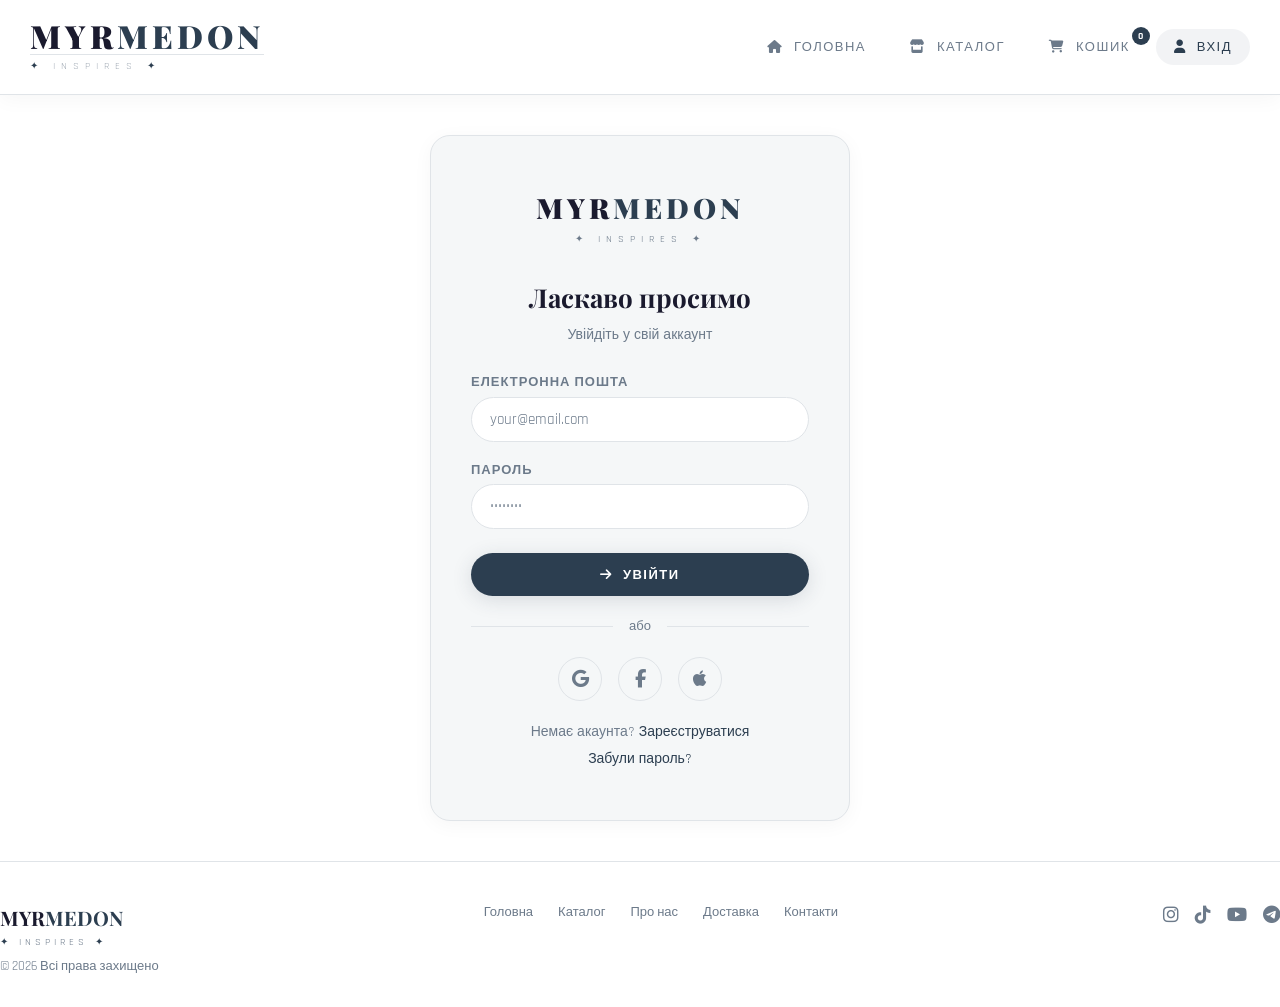
<file: login.html>
<!DOCTYPE html>
<html lang="uk">
<head>
    <meta charset="UTF-8">
    <meta name="viewport" content="width=device-width, initial-scale=1.0">
    <title>MYRMEDON — Вхід</title>
    <link href="https://fonts.googleapis.com/css2?family=Playfair+Display:wght@600;700;900&amp;family=Rajdhani:wght@300;400;600;700&amp;display=swap" rel="stylesheet">
    <link rel="stylesheet" href="https://cdnjs.cloudflare.com/ajax/libs/font-awesome/6.4.0/css/all.min.css">
    <link rel="stylesheet" href="styles/main.css">
    <style>
        .auth-page {
            display: flex;
            justify-content: center;
            align-items: center;
            min-height: 70vh;
            padding: 40px 0;
        }

        .auth-box {
            background: var(--bg-card);
            border: 1px solid var(--border);
            border-radius: var(--radius);
            padding: 50px 40px;
            max-width: 420px;
            width: 100%;
            box-shadow: var(--shadow);
        }

        .auth-box .logo-center {
            text-align: center;
            margin-bottom: 30px;
        }

        .auth-box .logo-center .brand {
            font-family: 'Playfair Display', serif;
            font-size: 28px;
            font-weight: 900;
            letter-spacing: 4px;
            color: var(--text);
        }
        .auth-box .logo-center .brand .primary {
            color: var(--primary);
        }
        .auth-box .logo-center .sub {
            font-size: 10px;
            letter-spacing: 6px;
            text-transform: uppercase;
            color: var(--text-muted);
        }

        .auth-box h2 {
            font-family: 'Playfair Display', serif;
            font-size: 26px;
            text-align: center;
            margin-bottom: 6px;
            color: var(--text);
        }

        .auth-box .subtitle {
            text-align: center;
            color: var(--text-muted);
            font-weight: 300;
            margin-bottom: 25px;
            font-size: 14px;
        }

        .form-group {
            margin-bottom: 18px;
        }

        .form-group label {
            display: block;
            font-size: 13px;
            font-weight: 600;
            letter-spacing: 1px;
            text-transform: uppercase;
            color: var(--text-muted);
            margin-bottom: 4px;
        }

        .form-group input {
            width: 100%;
            padding: 12px 18px;
            border-radius: 50px;
            border: 1px solid var(--border);
            background: var(--bg);
            color: var(--text);
            font-family: 'Rajdhani', sans-serif;
            font-size: 15px;
            transition: 0.3s;
            outline: none;
        }

        .form-group input:focus {
            border-color: var(--primary);
            box-shadow: 0 0 0 3px rgba(44, 62, 80, 0.06);
        }

        .form-group input::placeholder {
            color: var(--text-muted);
        }

        .auth-box .btn {
            width: 100%;
            justify-content: center;
            margin-top: 6px;
        }

        .auth-box .footer-links {
            text-align: center;
            margin-top: 20px;
            font-size: 14px;
            color: var(--text-muted);
        }

        .auth-box .footer-links a {
            color: var(--primary);
            text-decoration: none;
            transition: 0.3s;
        }
        .auth-box .footer-links a:hover {
            text-decoration: underline;
        }

        .divider {
            display: flex;
            align-items: center;
            gap: 16px;
            margin: 20px 0;
            color: var(--text-muted);
            font-size: 13px;
        }
        .divider .line {
            flex: 1;
            height: 1px;
            background: var(--border);
        }

        .auth-box .social-login {
            display: flex;
            justify-content: center;
            gap: 16px;
        }
        .auth-box .social-login a {
            width: 44px;
            height: 44px;
            border-radius: 50%;
            border: 1px solid var(--border);
            display: flex;
            align-items: center;
            justify-content: center;
            color: var(--text-muted);
            transition: 0.3s;
            font-size: 18px;
            text-decoration: none;
        }
        .auth-box .social-login a:hover {
            border-color: var(--primary);
            color: var(--primary);
        }

        @media (max-width: 480px) {
            .auth-box {
                padding: 30px 20px;
            }
        }
    </style>
</head>
<body>

    <header class="header">
        <div class="container">
            <a href="index.html" class="logo">
                <div class="brand">MYR<span class="primary">MEDON</span></div>
                <div class="sub"><span class="primary">✦</span> INSPIRES <span class="primary">✦</span></div>
            </a>
            <button class="mobile-toggle" id="mobileToggle"><i class="fas fa-bars"></i></button>
            <nav class="nav" id="mainNav">
                <a href="index.html"><i class="fas fa-home"></i> Головна</a>
                <a href="catalog.html"><i class="fas fa-store"></i> Каталог</a>
                <a href="cart.html" class="cart-btn">
                    <i class="fas fa-shopping-cart"></i> Кошик
                    <span class="cart-count">0</span>
                </a>
                <a href="login.html" class="active"><i class="fas fa-user"></i> Вхід</a>
            </nav>
        </div>
    </header>

    <div class="container auth-page">
        <div class="auth-box">
            <div class="logo-center">
                <div class="brand">MYR<span class="primary">MEDON</span></div>
                <div class="sub"><span class="primary">✦</span> INSPIRES <span class="primary">✦</span></div>
            </div>

            <h2>Ласкаво просимо</h2>
            <p class="subtitle">Увійдіть у свій аккаунт</p>

            <form onsubmit="event.preventDefault(); alert('Вхід виконано! 🎉');">
                <div class="form-group">
                    <label>Електронна пошта</label>
                    <input type="email" placeholder="your@email.com" required>
                </div>
                <div class="form-group">
                    <label>Пароль</label>
                    <input type="password" placeholder="••••••••" required>
                </div>
                <button type="submit" class="btn btn-primary"><i class="fas fa-arrow-right"></i> Увійти</button>
            </form>

            <div class="divider">
                <span class="line"></span>
                <span>або</span>
                <span class="line"></span>
            </div>

            <div class="social-login">
                <a href="#"><i class="fab fa-google"></i></a>
                <a href="#"><i class="fab fa-facebook-f"></i></a>
                <a href="#"><i class="fab fa-apple"></i></a>
            </div>

            <div class="footer-links">
                <p>Немає акаунта? <a href="#">Зареєструватися</a></p>
                <p style="margin-top: 4px;"><a href="#">Забули пароль?</a></p>
            </div>
        </div>
    </div>

    <footer class="footer container">
        <div>
            <div class="brand-small">MYR<span class="primary">MEDON</span></div>
            <div class="sub-small"><span class="primary">✦</span> INSPIRES <span class="primary">✦</span></div>
            <p style="margin-top: 6px;">© 2026 Всі права захищено</p>
        </div>
        <div class="footer-links">
            <a href="index.html">Головна</a>
            <a href="catalog.html">Каталог</a>
            <a href="#">Про нас</a>
            <a href="#">Доставка</a>
            <a href="#">Контакти</a>
        </div>
        <div class="socials">
            <a href="#"><i class="fab fa-instagram"></i></a>
            <a href="#"><i class="fab fa-tiktok"></i></a>
            <a href="#"><i class="fab fa-youtube"></i></a>
            <a href="#"><i class="fab fa-telegram"></i></a>
        </div>
    </footer>

    <script src="js/main.js"></script>
</body>
</html>
</file>
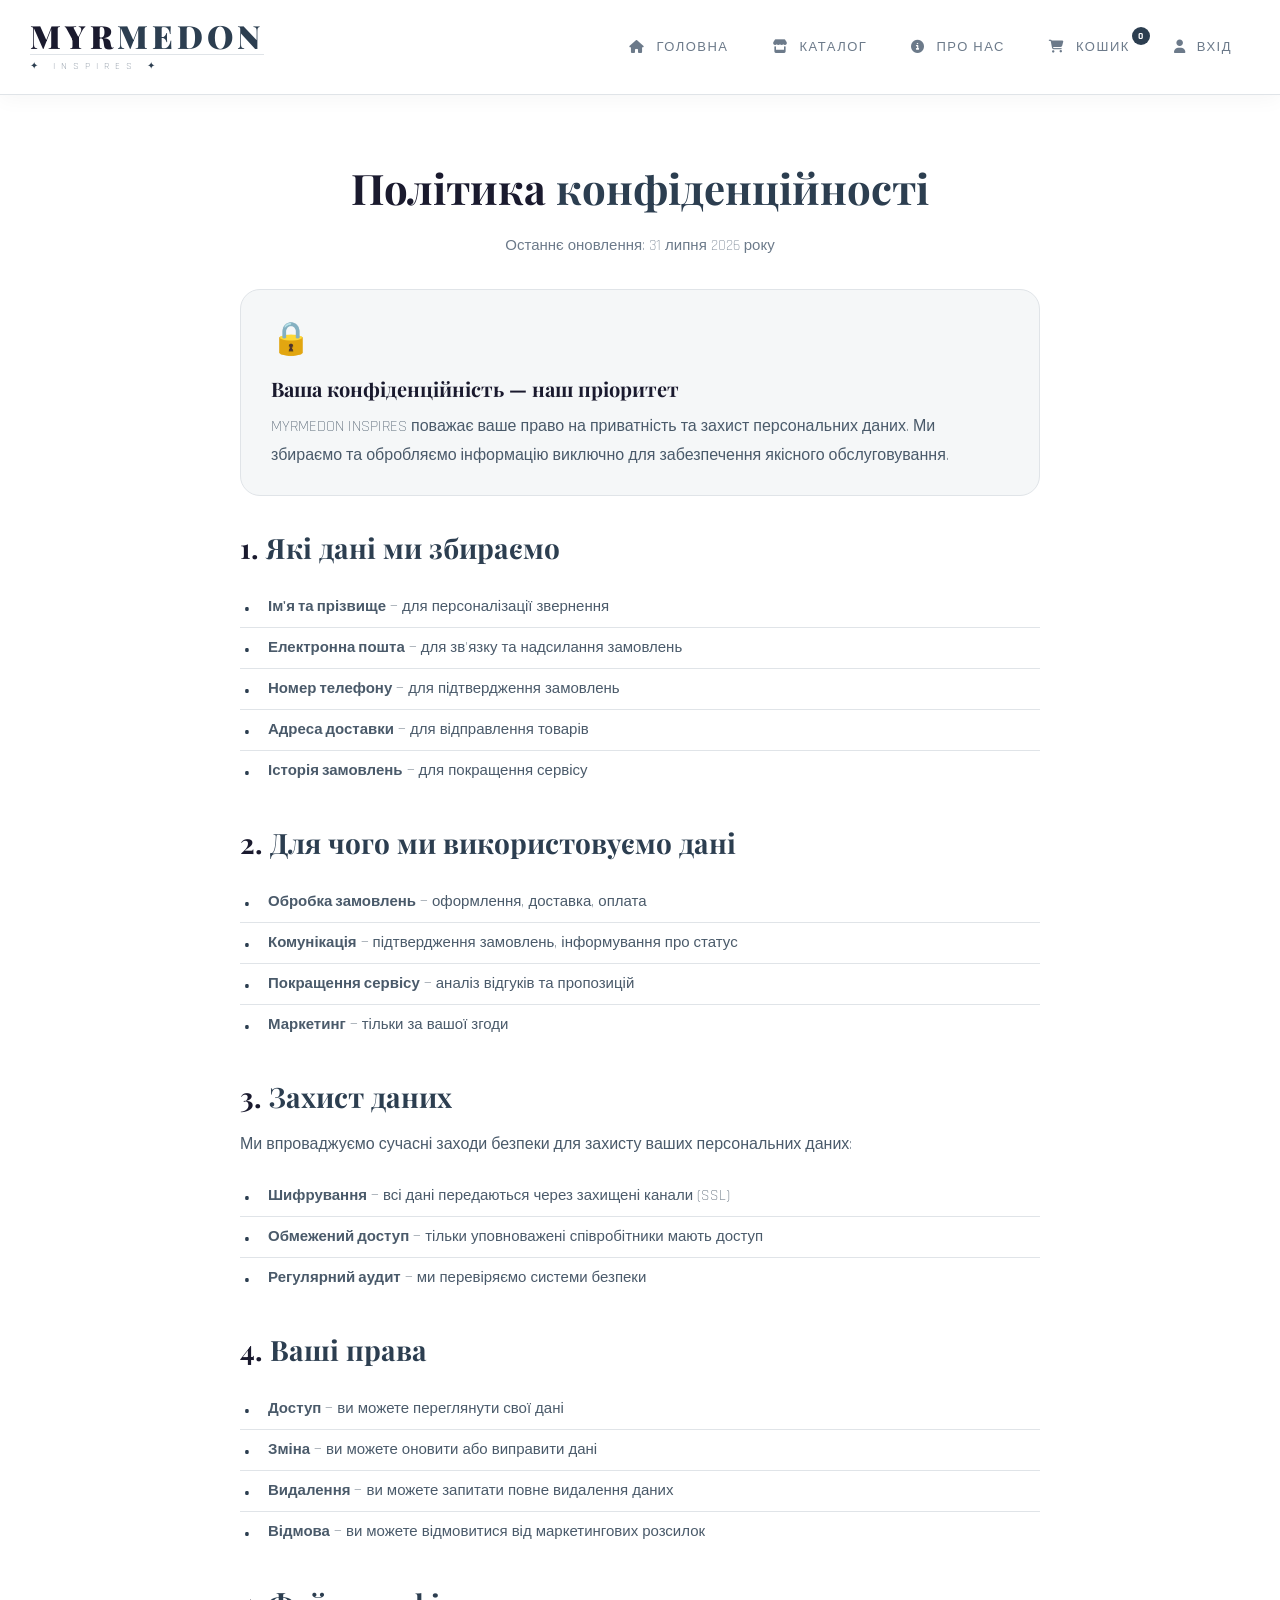
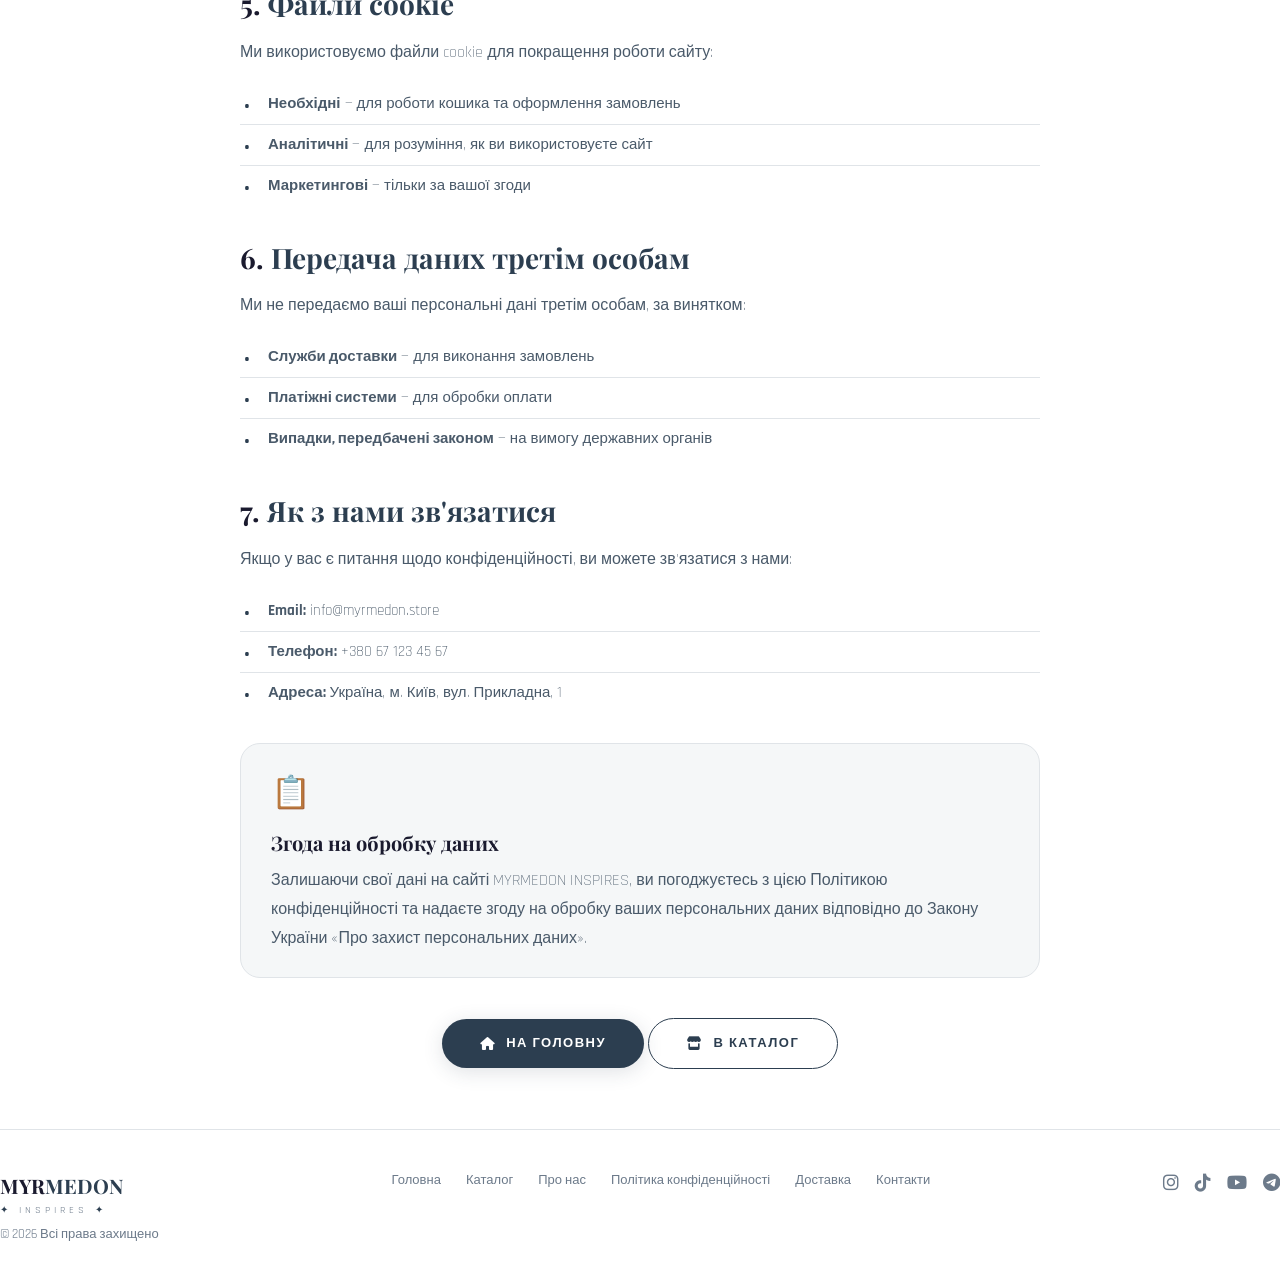
<file: privacy.html>
<!DOCTYPE html>
<html lang="uk">
<head>
    <meta charset="UTF-8">
    <meta name="viewport" content="width=device-width, initial-scale=1.0">
    <title>MYRMEDON — Політика конфіденційності</title>
    <link href="https://fonts.googleapis.com/css2?family=Playfair+Display:wght@600;700;900&amp;family=Rajdhani:wght@300;400;600;700&amp;display=swap" rel="stylesheet">
    <link rel="stylesheet" href="https://cdnjs.cloudflare.com/ajax/libs/font-awesome/6.4.0/css/all.min.css">
    <link rel="stylesheet" href="styles/main.css">
    <style>
        .page-title {
            font-family: 'Playfair Display', serif;
            font-size: 42px;
            text-align: center;
            padding: 40px 0 10px;
            color: var(--text);
        }
        .page-title span {
            color: var(--primary);
        }

        .privacy-content {
            padding: 20px 0 60px;
            max-width: 800px;
            margin: 0 auto;
        }

        .privacy-content h2 {
            font-family: 'Playfair Display', serif;
            font-size: 28px;
            margin: 30px 0 12px;
            color: var(--text);
        }

        .privacy-content h2 span {
            color: var(--primary);
        }

        .privacy-content p {
            color: var(--text-light);
            font-weight: 300;
            font-size: 16px;
            line-height: 1.8;
            margin-bottom: 16px;
        }

        .privacy-content ul {
            list-style: none;
            padding: 0;
            margin: 16px 0 24px;
        }

        .privacy-content ul li {
            padding: 8px 0 8px 28px;
            position: relative;
            color: var(--text-light);
            font-weight: 300;
            font-size: 15px;
            line-height: 1.6;
            border-bottom: 1px solid var(--border);
        }

        .privacy-content ul li:last-child {
            border-bottom: none;
        }

        .privacy-content ul li::before {
            content: "•";
            color: var(--primary);
            font-weight: 700;
            font-size: 20px;
            position: absolute;
            left: 4px;
            top: 6px;
        }

        .privacy-content .highlight-box {
            background: var(--bg-card);
            border: 1px solid var(--border);
            border-radius: var(--radius);
            padding: 24px 30px;
            margin: 24px 0;
        }

        .privacy-content .highlight-box h3 {
            font-family: 'Playfair Display', serif;
            font-size: 20px;
            margin-bottom: 8px;
            color: var(--text);
        }

        .privacy-content .highlight-box p {
            margin-bottom: 0;
        }

        .privacy-content .highlight-box .icon {
            font-size: 32px;
            color: var(--primary);
            display: block;
            margin-bottom: 8px;
        }

        .text-center {
            text-align: center;
        }

        .mt-40 {
            margin-top: 40px;
        }

        @media (max-width: 768px) {
            .page-title {
                font-size: 30px;
            }
            .privacy-content h2 {
                font-size: 22px;
            }
        }
    </style>
</head>
<body>

    <header class="header">
        <div class="container">
            <a href="index.html" class="logo">
                <div class="brand">MYR<span class="primary">MEDON</span></div>
                <div class="sub"><span class="primary">✦</span> INSPIRES <span class="primary">✦</span></div>
            </a>
            <button class="mobile-toggle" id="mobileToggle"><i class="fas fa-bars"></i></button>
            <nav class="nav" id="mainNav">
                <a href="index.html"><i class="fas fa-home"></i> Головна</a>
                <a href="catalog.html"><i class="fas fa-store"></i> Каталог</a>
                <a href="about.html"><i class="fas fa-info-circle"></i> Про нас</a>
                <a href="cart.html" class="cart-btn">
                    <i class="fas fa-shopping-cart"></i> Кошик
                    <span class="cart-count">0</span>
                </a>
                <a href="login.html"><i class="fas fa-user"></i> Вхід</a>
            </nav>
        </div>
    </header>

    <div class="container privacy-content">
        <h1 class="page-title">Політика <span>конфіденційності</span></h1>
        <p style="text-align: center; color: var(--text-muted); font-weight: 300; margin-bottom: 30px; font-size: 15px;">
            Останнє оновлення: 31 липня 2026 року
        </p>

        <div class="highlight-box">
            <span class="icon">🔒</span>
            <h3>Ваша конфіденційність — наш пріоритет</h3>
            <p>
                MYRMEDON INSPIRES поважає ваше право на приватність та захист
                персональних даних. Ми збираємо та обробляємо інформацію виключно
                для забезпечення якісного обслуговування.
            </p>
        </div>

        <h2>1. <span>Які дані ми збираємо</span></h2>
        <ul>
            <li><strong>Ім'я та прізвище</strong> — для персоналізації звернення</li>
            <li><strong>Електронна пошта</strong> — для зв'язку та надсилання замовлень</li>
            <li><strong>Номер телефону</strong> — для підтвердження замовлень</li>
            <li><strong>Адреса доставки</strong> — для відправлення товарів</li>
            <li><strong>Історія замовлень</strong> — для покращення сервісу</li>
        </ul>

        <h2>2. <span>Для чого ми використовуємо дані</span></h2>
        <ul>
            <li><strong>Обробка замовлень</strong> — оформлення, доставка, оплата</li>
            <li><strong>Комунікація</strong> — підтвердження замовлень, інформування про статус</li>
            <li><strong>Покращення сервісу</strong> — аналіз відгуків та пропозицій</li>
            <li><strong>Маркетинг</strong> — тільки за вашої згоди</li>
        </ul>

        <h2>3. <span>Захист даних</span></h2>
        <p>
            Ми впроваджуємо сучасні заходи безпеки для захисту ваших персональних даних:
        </p>
        <ul>
            <li><strong>Шифрування</strong> — всі дані передаються через захищені канали (SSL)</li>
            <li><strong>Обмежений доступ</strong> — тільки уповноважені співробітники мають доступ</li>
            <li><strong>Регулярний аудит</strong> — ми перевіряємо системи безпеки</li>
        </ul>

        <h2>4. <span>Ваші права</span></h2>
        <ul>
            <li><strong>Доступ</strong> — ви можете переглянути свої дані</li>
            <li><strong>Зміна</strong> — ви можете оновити або виправити дані</li>
            <li><strong>Видалення</strong> — ви можете запитати повне видалення даних</li>
            <li><strong>Відмова</strong> — ви можете відмовитися від маркетингових розсилок</li>
        </ul>

        <h2>5. <span>Файли cookie</span></h2>
        <p>
            Ми використовуємо файли cookie для покращення роботи сайту:
        </p>
        <ul>
            <li><strong>Необхідні</strong> — для роботи кошика та оформлення замовлень</li>
            <li><strong>Аналітичні</strong> — для розуміння, як ви використовуєте сайт</li>
            <li><strong>Маркетингові</strong> — тільки за вашої згоди</li>
        </ul>

        <h2>6. <span>Передача даних третім особам</span></h2>
        <p>
            Ми не передаємо ваші персональні дані третім особам, за винятком:
        </p>
        <ul>
            <li><strong>Служби доставки</strong> — для виконання замовлень</li>
            <li><strong>Платіжні системи</strong> — для обробки оплати</li>
            <li><strong>Випадки, передбачені законом</strong> — на вимогу державних органів</li>
        </ul>

        <h2>7. <span>Як з нами зв'язатися</span></h2>
        <p>
            Якщо у вас є питання щодо конфіденційності, ви можете зв'язатися з нами:
        </p>
        <ul>
            <li><strong>Email:</strong> <a href="mailto:info@myrmedon.store" style="color: var(--primary);">info@myrmedon.store</a></li>
            <li><strong>Телефон:</strong> <a href="tel:+380671234567" style="color: var(--primary);">+380 67 123 45 67</a></li>
            <li><strong>Адреса:</strong> Україна, м. Київ, вул. Прикладна, 1</li>
        </ul>

        <div class="highlight-box" style="margin-top: 30px;">
            <span class="icon">📋</span>
            <h3>Згода на обробку даних</h3>
            <p>
                Залишаючи свої дані на сайті MYRMEDON INSPIRES, ви погоджуєтесь
                з цією Політикою конфіденційності та надаєте згоду на обробку
                ваших персональних даних відповідно до Закону України
                «Про захист персональних даних».
            </p>
        </div>

        <div class="text-center mt-40">
            <a href="index.html" class="btn btn-primary"><i class="fas fa-home"></i> На головну</a>
            <a href="catalog.html" class="btn btn-outline"><i class="fas fa-store"></i> В каталог</a>
        </div>
    </div>

    <footer class="footer container">
        <div>
            <div class="brand-small">MYR<span class="primary">MEDON</span></div>
            <div class="sub-small"><span class="primary">✦</span> INSPIRES <span class="primary">✦</span></div>
            <p style="margin-top: 6px;">© 2026 Всі права захищено</p>
        </div>
        <div class="footer-links">
            <a href="index.html">Головна</a>
            <a href="catalog.html">Каталог</a>
            <a href="about.html">Про нас</a>
            <a href="privacy.html">Політика конфіденційності</a>
            <a href="#">Доставка</a>
            <a href="#">Контакти</a>
        </div>
        <div class="socials">
            <a href="#"><i class="fab fa-instagram"></i></a>
            <a href="#"><i class="fab fa-tiktok"></i></a>
            <a href="#"><i class="fab fa-youtube"></i></a>
            <a href="#"><i class="fab fa-telegram"></i></a>
        </div>
    </footer>

    <script src="js/main.js"></script>
</body>
</html>
</file>
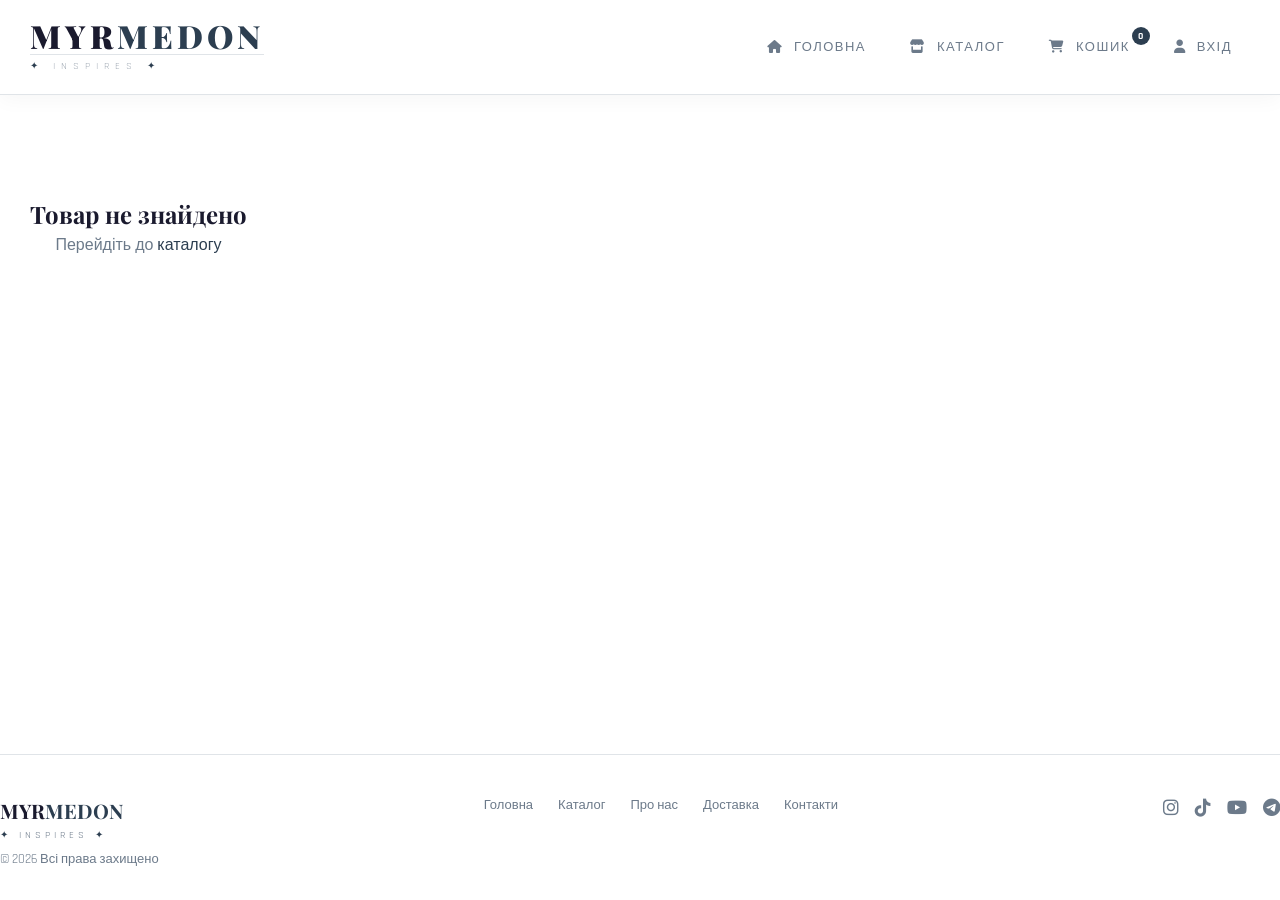
<file: product.html>
<!DOCTYPE html>
<html lang="uk">
<head>
    <meta charset="UTF-8">
    <meta name="viewport" content="width=device-width, initial-scale=1.0">
    <title>MYRMEDON — Товар</title>
    <link href="https://fonts.googleapis.com/css2?family=Playfair+Display:wght@600;700;900&amp;family=Rajdhani:wght@300;400;600;700&amp;display=swap" rel="stylesheet">
    <link rel="stylesheet" href="https://cdnjs.cloudflare.com/ajax/libs/font-awesome/6.4.0/css/all.min.css">
    <link rel="stylesheet" href="styles/main.css">
    <style>
        .product-page {
            display: flex;
            gap: 50px;
            padding: 40px 0 60px;
            flex-wrap: wrap;
        }

        .product-gallery {
            flex: 1 1 40%;
            background: var(--bg-card);
            border: 1px solid var(--border);
            border-radius: var(--radius);
            padding: 40px;
            text-align: center;
        }

        .product-gallery .main-image {
            font-size: 120px;
            display: block;
            margin-bottom: 20px;
        }

        .product-gallery .badge {
            display: inline-block;
            background: rgba(44, 62, 80, 0.08);
            color: var(--primary);
            padding: 4px 18px;
            border-radius: 50px;
            font-size: 12px;
            font-weight: 600;
            letter-spacing: 1px;
            text-transform: uppercase;
            border: 1px solid rgba(44, 62, 80, 0.08);
        }

        .product-info {
            flex: 1 1 45%;
        }

        .product-info .category {
            font-size: 13px;
            color: var(--text-muted);
            letter-spacing: 2px;
            text-transform: uppercase;
            margin-bottom: 4px;
        }

        .product-info h1 {
            font-family: 'Playfair Display', serif;
            font-size: 38px;
            margin-bottom: 10px;
            color: var(--text);
        }

        .product-info .price {
            font-size: 36px;
            font-weight: 700;
            color: var(--primary);
            margin-bottom: 16px;
        }

        .product-info .price .old {
            font-size: 22px;
            color: var(--text-muted);
            text-decoration: line-through;
            font-weight: 300;
            margin-right: 12px;
        }

        .product-info .description {
            color: var(--text-light);
            font-weight: 300;
            font-size: 16px;
            line-height: 1.8;
            margin-bottom: 24px;
        }

        .product-info .specs {
            background: var(--bg-card);
            border: 1px solid var(--border);
            border-radius: var(--radius);
            padding: 20px 24px;
            margin-bottom: 24px;
        }

        .product-info .specs .spec-item {
            display: flex;
            justify-content: space-between;
            padding: 6px 0;
            border-bottom: 1px solid var(--border);
            font-size: 14px;
        }

        .product-info .specs .spec-item:last-child {
            border-bottom: none;
        }

        .product-info .specs .spec-item .label {
            color: var(--text-muted);
            font-weight: 300;
        }

        .product-info .specs .spec-item .value {
            color: var(--text);
            font-weight: 600;
        }

        .product-info .btn-group {
            display: flex;
            gap: 16px;
            flex-wrap: wrap;
        }

        .product-info .btn-group .btn {
            flex: 1;
            justify-content: center;
            min-width: 180px;
        }

        @media (max-width: 768px) {
            .product-page {
                flex-direction: column;
            }
            .product-gallery {
                padding: 30px 20px;
            }
            .product-gallery .main-image {
                font-size: 80px;
            }
            .product-info h1 {
                font-size: 30px;
            }
            .product-info .price {
                font-size: 28px;
            }
        }
    </style>
</head>
<body>

    <header class="header">
        <div class="container">
            <a href="index.html" class="logo">
                <div class="brand">MYR<span class="primary">MEDON</span></div>
                <div class="sub"><span class="primary">✦</span> INSPIRES <span class="primary">✦</span></div>
            </a>
            <button class="mobile-toggle" id="mobileToggle"><i class="fas fa-bars"></i></button>
            <nav class="nav" id="mainNav">
                <a href="index.html"><i class="fas fa-home"></i> Головна</a>
                <a href="catalog.html"><i class="fas fa-store"></i> Каталог</a>
                <a href="cart.html" class="cart-btn">
                    <i class="fas fa-shopping-cart"></i> Кошик
                    <span class="cart-count">0</span>
                </a>
                <a href="login.html"><i class="fas fa-user"></i> Вхід</a>
            </nav>
        </div>
    </header>

    <div class="container">
        <div class="product-page" id="productPage">
            <!-- Данные будут загружены через JavaScript -->
        </div>
    </div>

    <footer class="footer container">
        <div>
            <div class="brand-small">MYR<span class="primary">MEDON</span></div>
            <div class="sub-small"><span class="primary">✦</span> INSPIRES <span class="primary">✦</span></div>
            <p style="margin-top: 6px;">© 2026 Всі права захищено</p>
        </div>
        <div class="footer-links">
            <a href="index.html">Головна</a>
            <a href="catalog.html">Каталог</a>
            <a href="#">Про нас</a>
            <a href="#">Доставка</a>
            <a href="#">Контакти</a>
        </div>
        <div class="socials">
            <a href="#"><i class="fab fa-instagram"></i></a>
            <a href="#"><i class="fab fa-tiktok"></i></a>
            <a href="#"><i class="fab fa-youtube"></i></a>
            <a href="#"><i class="fab fa-telegram"></i></a>
        </div>
    </footer>

    <script src="js/main.js"></script>
    <script>
        // Данные товаров
        var productsData = {
            '1': {
                name: 'Camponotus japonicus',
                price: '299 ₴ – 559 ₴',
                oldPrice: null,
                emoji: '🐜',
                badge: null,
                category: 'Мурахи',
                description: 'Camponotus japonicus — велика та ефектна мураха зі Східної Азії. Відзначається спокійним характером, швидким ростом колонії та вираженим поліморфізмом робочих. Потребує мінімальних зусиль за доглядом.',
                specs: {
                    'Розмір робочих': '6–9 мм',
                    'Розмір солдат': '9–15 мм',
                    'Розмір матки': '16–18 мм',
                    'Температура': '25–28°C',
                    'Вологість': '~80%',
                    'Тривалість життя матки': '10–15 років'
                }
            },
            '2': {
                name: 'Camponotus pseudoirritans',
                price: '699 ₴ – 899 ₴',
                oldPrice: null,
                emoji: '🐜',
                badge: null,
                category: 'Мурахи',
                description: 'Ефектний вид з червоним черевцем. Відмінно підходить для середнього рівня досвіду. Колонія росте швидко і демонструє цікаву поведінку.',
                specs: {
                    'Розмір робочих': '5–8 мм',
                    'Розмір солдат': '8–12 мм',
                    'Розмір матки': '14–16 мм',
                    'Температура': '24–27°C',
                    'Вологість': '70–80%'
                }
            },
            '3': {
                name: 'Ectomomyrmex zhengii',
                price: '1 129 ₴',
                oldPrice: '1 490 ₴',
                emoji: '🐜',
                badge: '🔥 РОЗПРОДАЖ',
                category: 'Мурахи',
                description: 'Агресивні мисливці. Рідкісний вид для досвідчених кіперів. Відрізняються активною поведінкою та потужними щелепами.',
                specs: {
                    'Розмір робочих': '7–10 мм',
                    'Розмір матки': '12–14 мм',
                    'Температура': '26–29°C',
                    'Вологість': '80–90%'
                }
            },
            '4': {
                name: 'Messor structor',
                price: '490 ₴',
                oldPrice: null,
                emoji: '🐜',
                badge: null,
                category: 'Мурахи',
                description: 'Ідеальні для початківців. Жниварі. Збирають насіння, дуже цікаві для спостереження. Невибагливі у догляді.',
                specs: {
                    'Розмір робочих': '4–8 мм',
                    'Розмір матки': '10–12 мм',
                    'Температура': '22–26°C',
                    'Вологість': '40–50%'
                }
            },
            '5': {
                name: 'Camponotus vagus',
                price: '890 ₴',
                oldPrice: null,
                emoji: '🐜',
                badge: null,
                category: 'Мурахи',
                description: 'Чорні лісові велетні. Потужна колонія з великими робочими. Вражають своїми розмірами та силою.',
                specs: {
                    'Розмір робочих': '8–12 мм',
                    'Розмір матки': '16–18 мм',
                    'Температура': '22–26°C',
                    'Вологість': '60–70%'
                }
            },
            '6': {
                name: 'Atta cephalotes',
                price: '2 990 ₴',
                oldPrice: null,
                emoji: '🐜',
                badge: '⭐ НОВИНКА',
                category: 'Мурахи',
                description: 'Мурахи-листорізи. Екзотика для просунутих. Вирощують гриби з листя. Дуже складна соціальна структура.',
                specs: {
                    'Розмір робочих': '2–14 мм',
                    'Розмір матки': '20–25 мм',
                    'Температура': '25–28°C',
                    'Вологість': '85–95%'
                }
            }
        };

        // Загрузка товара
        document.addEventListener('DOMContentLoaded', function() {
            var params = new URLSearchParams(window.location.search);
            var id = params.get('id');

            if (!id || !productsData[id]) {
                document.getElementById('productPage').innerHTML = '<div style="text-align: center; padding: 60px 0;"><h2 style="font-family: Playfair Display, serif; color: var(--text);">Товар не знайдено</h2><p style="color: var(--text-muted);">Перейдіть до <a href="catalog.html" style="color: var(--primary);">каталогу</a></p></div>';
                return;
            }

            var product = productsData[id];
            var isSale = product.oldPrice;
            var specsHtml = '';
            var specKeys = Object.keys(product.specs);
            for (var i = 0; i < specKeys.length; i++) {
                var key = specKeys[i];
                var value = product.specs[key];
                specsHtml += '<div class="spec-item"><span class="label">' + key + '</span><span class="value">' + value + '</span></div>';
            }

            var badgeHtml = '';
            if (product.badge) {
                badgeHtml = '<div class="badge">' + product.badge + '</div>';
            }

            var oldPriceHtml = '';
            if (isSale) {
                oldPriceHtml = '<span class="old">' + product.oldPrice + '</span>';
            }

            document.getElementById('productPage').innerHTML = '<div class="product-gallery"><span class="main-image">' + product.emoji + '</span>' + badgeHtml + '</div><div class="product-info"><div class="category">' + product.category + '</div><h1>' + product.name + '</h1><div class="price">' + oldPriceHtml + product.price + '</div><div class="description">' + product.description + '</div><div class="specs">' + specsHtml + '</div><div class="btn-group"><button class="btn btn-primary" onclick="addToCart(\'' + id + '\')"><i class="fas fa-cart-plus"></i> Додати в кошик</button><a href="catalog.html" class="btn btn-outline"><i class="fas fa-arrow-left"></i> Назад</a></div></div>';
        });
    </script>

</body>
</html>
</file>
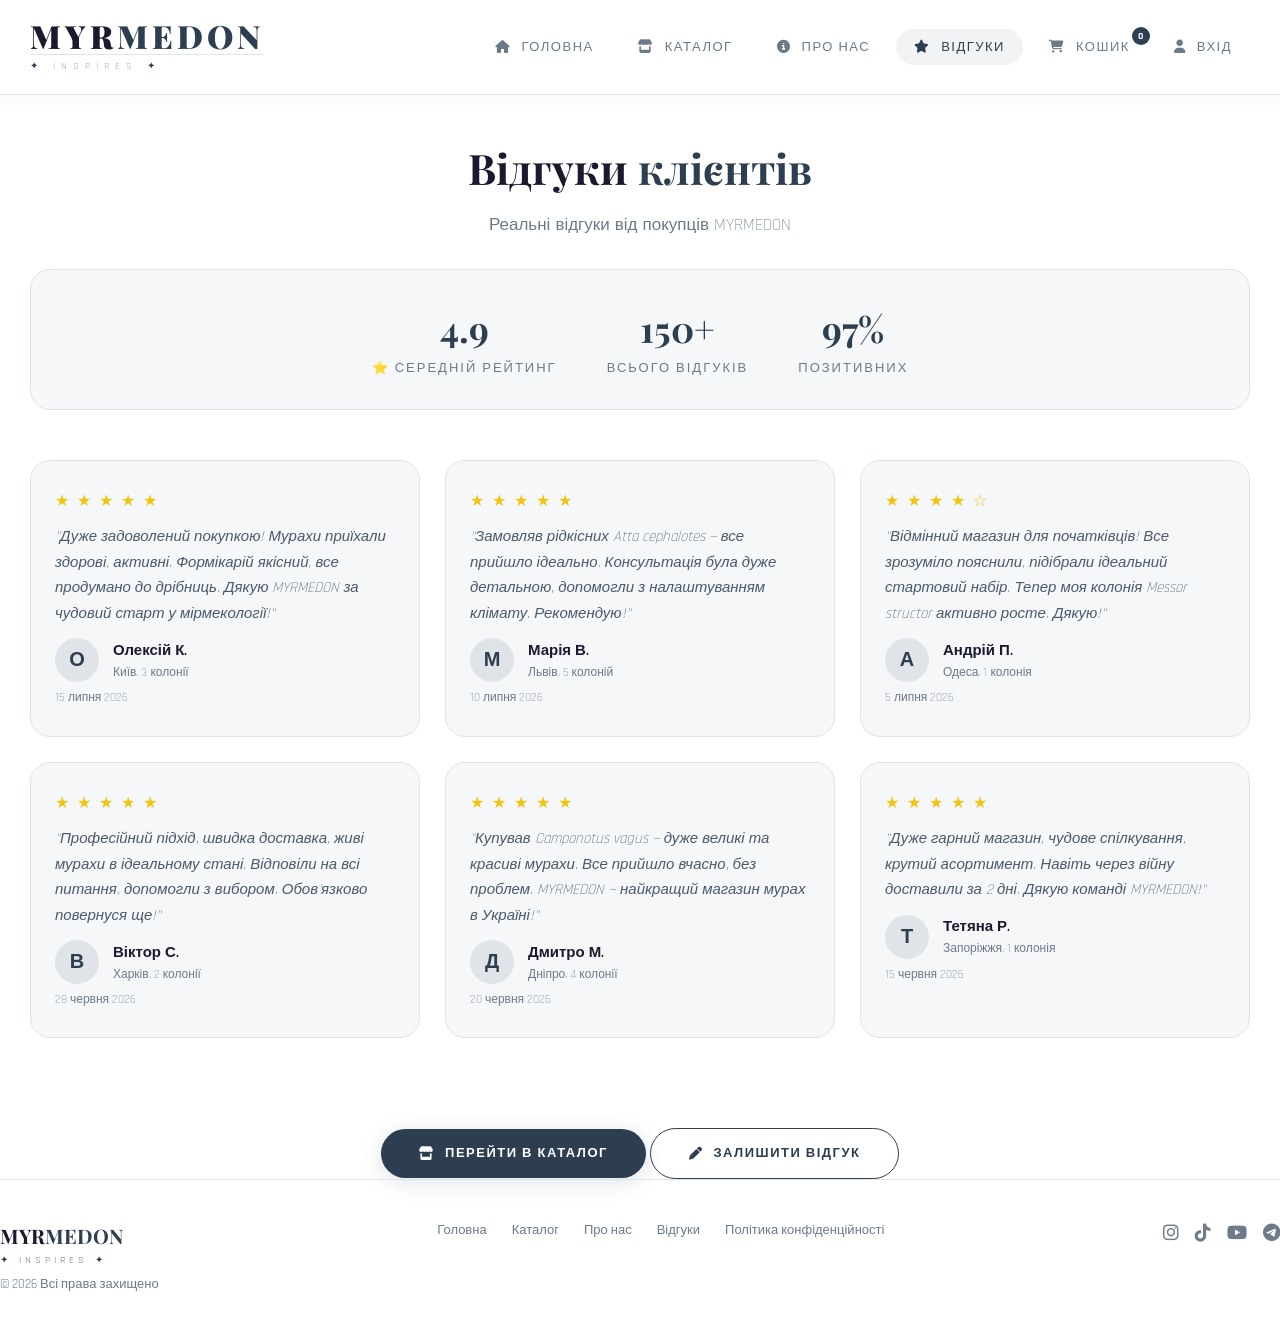
<file: reviews.html>
<!DOCTYPE html>
<html lang="uk">
<head>
    <meta charset="UTF-8">
    <meta name="viewport" content="width=device-width, initial-scale=1.0">
    <title>MYRMEDON — Відгуки</title>
    <link href="https://fonts.googleapis.com/css2?family=Playfair+Display:wght@600;700;900&amp;family=Rajdhani:wght@300;400;600;700&amp;display=swap" rel="stylesheet">
    <link rel="stylesheet" href="https://cdnjs.cloudflare.com/ajax/libs/font-awesome/6.4.0/css/all.min.css">
    <link rel="stylesheet" href="styles/main.css">
    <style>
        .page-title {
            font-family: 'Playfair Display', serif;
            font-size: 42px;
            text-align: center;
            padding: 40px 0 10px;
            color: var(--text);
        }
        .page-title span {
            color: var(--primary);
        }

        .reviews-grid {
            display: grid;
            grid-template-columns: repeat(auto-fit, minmax(300px, 1fr));
            gap: 25px;
            padding: 20px 0 50px;
        }

        .review-card {
            background: var(--bg-card);
            border: 1px solid var(--border);
            border-radius: var(--radius);
            padding: 28px 24px;
            transition: 0.4s;
        }

        .review-card:hover {
            border-color: var(--primary);
            box-shadow: var(--shadow-hover);
        }

        .review-card .stars {
            color: #f1c40f;
            font-size: 16px;
            letter-spacing: 2px;
            margin-bottom: 10px;
        }

        .review-card blockquote {
            font-style: italic;
            font-weight: 300;
            color: var(--text-light);
            font-size: 15px;
            line-height: 1.7;
            margin-bottom: 12px;
        }

        .review-card .author {
            display: flex;
            align-items: center;
            gap: 14px;
        }

        .review-card .author .avatar {
            width: 44px;
            height: 44px;
            border-radius: 50%;
            background: var(--border);
            display: flex;
            align-items: center;
            justify-content: center;
            font-size: 20px;
            font-weight: 700;
            color: var(--primary);
        }

        .review-card .author .name {
            font-weight: 600;
            font-size: 15px;
            color: var(--text);
        }

        .review-card .author .role {
            font-size: 12px;
            color: var(--text-muted);
            font-weight: 300;
        }

        .review-card .date {
            font-size: 12px;
            color: var(--text-muted);
            font-weight: 300;
            margin-top: 6px;
        }

        .reviews-stats {
            display: flex;
            justify-content: center;
            gap: 50px;
            flex-wrap: wrap;
            background: var(--bg-card);
            border: 1px solid var(--border);
            border-radius: var(--radius);
            padding: 30px 20px;
            margin-bottom: 30px;
        }

        .reviews-stats .stat-item {
            text-align: center;
        }

        .reviews-stats .stat-number {
            font-family: 'Playfair Display', serif;
            font-size: 36px;
            font-weight: 700;
            color: var(--primary);
        }

        .reviews-stats .stat-label {
            font-size: 13px;
            color: var(--text-muted);
            text-transform: uppercase;
            letter-spacing: 2px;
        }

        .text-center {
            text-align: center;
        }

        .mt-40 {
            margin-top: 40px;
        }

        @media (max-width: 768px) {
            .page-title {
                font-size: 30px;
            }
            .reviews-stats {
                gap: 20px;
            }
            .reviews-stats .stat-number {
                font-size: 28px;
            }
            .reviews-grid {
                grid-template-columns: 1fr;
            }
        }
    </style>
</head>
<body>

    <header class="header">
        <div class="container">
            <a href="index.html" class="logo">
                <div class="brand">MYR<span class="primary">MEDON</span></div>
                <div class="sub"><span class="primary">✦</span> INSPIRES <span class="primary">✦</span></div>
            </a>
            <button class="mobile-toggle" id="mobileToggle"><i class="fas fa-bars"></i></button>
            <nav class="nav" id="mainNav">
                <a href="index.html"><i class="fas fa-home"></i> Головна</a>
                <a href="catalog.html"><i class="fas fa-store"></i> Каталог</a>
                <a href="about.html"><i class="fas fa-info-circle"></i> Про нас</a>
                <a href="reviews.html" class="active"><i class="fas fa-star"></i> Відгуки</a>
                <a href="cart.html" class="cart-btn">
                    <i class="fas fa-shopping-cart"></i> Кошик
                    <span class="cart-count">0</span>
                </a>
                <a href="login.html"><i class="fas fa-user"></i> Вхід</a>
            </nav>
        </div>
    </header>

    <div class="container">
        <h1 class="page-title">Відгуки <span>клієнтів</span></h1>
        <p style="text-align: center; color: var(--text-muted); font-weight: 300; margin-bottom: 30px; font-size: 17px;">
            Реальні відгуки від покупців MYRMEDON
        </p>

        <div class="reviews-stats">
            <div class="stat-item">
                <div class="stat-number">4.9</div>
                <div class="stat-label">⭐ Середній рейтинг</div>
            </div>
            <div class="stat-item">
                <div class="stat-number">150+</div>
                <div class="stat-label">Всього відгуків</div>
            </div>
            <div class="stat-item">
                <div class="stat-number">97%</div>
                <div class="stat-label">Позитивних</div>
            </div>
        </div>

        <div class="reviews-grid">
            <div class="review-card">
                <div class="stars">★ ★ ★ ★ ★</div>
                <blockquote>"Дуже задоволений покупкою! Мурахи приїхали здорові, активні. Формікарій якісний, все продумано до дрібниць. Дякую MYRMEDON за чудовий старт у мірмекології!"</blockquote>
                <div class="author">
                    <div class="avatar">О</div>
                    <div>
                        <div class="name">Олексій К.</div>
                        <div class="role">Київ, 3 колонії</div>
                    </div>
                </div>
                <div class="date">15 липня 2026</div>
            </div>

            <div class="review-card">
                <div class="stars">★ ★ ★ ★ ★</div>
                <blockquote>"Замовляв рідкісних Atta cephalotes — все прийшло ідеально. Консультація була дуже детальною, допомогли з налаштуванням клімату. Рекомендую!"</blockquote>
                <div class="author">
                    <div class="avatar">М</div>
                    <div>
                        <div class="name">Марія В.</div>
                        <div class="role">Львів, 5 колоній</div>
                    </div>
                </div>
                <div class="date">10 липня 2026</div>
            </div>

            <div class="review-card">
                <div class="stars">★ ★ ★ ★ ☆</div>
                <blockquote>"Відмінний магазин для початківців! Все зрозуміло пояснили, підібрали ідеальний стартовий набір. Тепер моя колонія Messor structor активно росте. Дякую!"</blockquote>
                <div class="author">
                    <div class="avatar">А</div>
                    <div>
                        <div class="name">Андрій П.</div>
                        <div class="role">Одеса, 1 колонія</div>
                    </div>
                </div>
                <div class="date">5 липня 2026</div>
            </div>

            <div class="review-card">
                <div class="stars">★ ★ ★ ★ ★</div>
                <blockquote>"Професійний підхід, швидка доставка, живі мурахи в ідеальному стані. Відповіли на всі питання, допомогли з вибором. Обов'язково повернуся ще!"</blockquote>
                <div class="author">
                    <div class="avatar">В</div>
                    <div>
                        <div class="name">Віктор С.</div>
                        <div class="role">Харків, 2 колонії</div>
                    </div>
                </div>
                <div class="date">28 червня 2026</div>
            </div>

            <div class="review-card">
                <div class="stars">★ ★ ★ ★ ★</div>
                <blockquote>"Купував Camponotus vagus — дуже великі та красиві мурахи. Все прийшло вчасно, без проблем. MYRMEDON — найкращий магазин мурах в Україні!"</blockquote>
                <div class="author">
                    <div class="avatar">Д</div>
                    <div>
                        <div class="name">Дмитро М.</div>
                        <div class="role">Дніпро, 4 колонії</div>
                    </div>
                </div>
                <div class="date">20 червня 2026</div>
            </div>

            <div class="review-card">
                <div class="stars">★ ★ ★ ★ ★</div>
                <blockquote>"Дуже гарний магазин, чудове спілкування, крутий асортимент. Навіть через війну доставили за 2 дні. Дякую команді MYRMEDON!"</blockquote>
                <div class="author">
                    <div class="avatar">Т</div>
                    <div>
                        <div class="name">Тетяна Р.</div>
                        <div class="role">Запоріжжя, 1 колонія</div>
                    </div>
                </div>
                <div class="date">15 червня 2026</div>
            </div>
        </div>

        <div class="text-center mt-40">
            <a href="catalog.html" class="btn btn-primary"><i class="fas fa-store"></i> Перейти в каталог</a>
            <a href="#" class="btn btn-outline"><i class="fas fa-pen"></i> Залишити відгук</a>
        </div>
    </div>

    <footer class="footer container">
        <div>
            <div class="brand-small">MYR<span class="primary">MEDON</span></div>
            <div class="sub-small"><span class="primary">✦</span> INSPIRES <span class="primary">✦</span></div>
            <p style="margin-top: 6px;">© 2026 Всі права захищено</p>
        </div>
        <div class="footer-links">
            <a href="index.html">Головна</a>
            <a href="catalog.html">Каталог</a>
            <a href="about.html">Про нас</a>
            <a href="reviews.html">Відгуки</a>
            <a href="privacy.html">Політика конфіденційності</a>
        </div>
        <div class="socials">
            <a href="#"><i class="fab fa-instagram"></i></a>
            <a href="#"><i class="fab fa-tiktok"></i></a>
            <a href="#"><i class="fab fa-youtube"></i></a>
            <a href="#"><i class="fab fa-telegram"></i></a>
        </div>
    </footer>

    <script src="js/main.js"></script>
</body>
</html>
</file>
<file: styles/main.css>
/* ========================================
   RESET & BASE
======================================== */
* {
    margin: 0;
    padding: 0;
    box-sizing: border-box;
}

:root {
    --primary: #2c3e50;
    --primary-light: #4a6a85;
    --primary-dark: #1a2a3a;
    --bg: #ffffff;
    --bg-card: #f5f7f8;
    --border: #e0e4e8;
    --text: #1a1a2e;
    --text-muted: #6c7a8a;
    --text-light: #4a5a6a;
    --radius: 20px;
    --shadow: 0 4px 20px rgba(0,0,0,0.04);
    --shadow-hover: 0 8px 40px rgba(0,0,0,0.08);
}

html {
    scroll-behavior: smooth;
}

body {
    background-color: var(--bg);
    color: var(--text);
    font-family: 'Rajdhani', sans-serif;
    line-height: 1.6;
    min-height: 100vh;
    display: flex;
    flex-direction: column;
}

.container {
    max-width: 1280px;
    margin: 0 auto;
    padding: 0 30px;
    width: 100%;
}

a {
    text-decoration: none;
    color: inherit;
}

/* ========================================
   HEADER
======================================== */
.header {
    padding: 20px 0;
    border-bottom: 1px solid var(--border);
    position: sticky;
    top: 0;
    background: rgba(255, 255, 255, 0.95);
    backdrop-filter: blur(20px);
    z-index: 1000;
    box-shadow: var(--shadow);
}

.header .container {
    display: flex;
    justify-content: space-between;
    align-items: center;
    flex-wrap: wrap;
    gap: 15px;
}

.logo {
    text-decoration: none;
    transition: 0.3s;
}

.logo:hover {
    opacity: 0.8;
}

.logo .brand {
    font-family: 'Playfair Display', serif;
    font-size: 32px;
    font-weight: 900;
    letter-spacing: 4px;
    color: var(--text);
    line-height: 1;
}

.logo .brand .primary {
    color: var(--primary);
}

.logo .sub {
    font-size: 10px;
    font-weight: 300;
    letter-spacing: 6px;
    text-transform: uppercase;
    color: var(--text-muted);
    margin-top: 2px;
    border-top: 1px solid var(--border);
    padding-top: 3px;
}

.logo .sub .primary {
    color: var(--primary);
}

/* ---- NAV ---- */
.nav {
    display: flex;
    align-items: center;
    gap: 8px;
    flex-wrap: wrap;
}

.nav a {
    color: var(--text-muted);
    text-decoration: none;
    padding: 8px 18px;
    font-weight: 400;
    transition: 0.3s;
    font-size: 13px;
    letter-spacing: 1.5px;
    text-transform: uppercase;
    border-radius: 50px;
}

.nav a:hover,
.nav a.active {
    color: var(--primary);
    background: rgba(44, 62, 80, 0.06);
}

.nav a i {
    margin-right: 6px;
}

.nav .cart-btn {
    position: relative;
}

.nav .cart-count {
    position: absolute;
    top: -2px;
    right: -2px;
    background: var(--primary);
    color: #ffffff;
    font-size: 10px;
    font-weight: 700;
    width: 18px;
    height: 18px;
    border-radius: 50%;
    display: flex;
    align-items: center;
    justify-content: center;
}

.mobile-toggle {
    display: none;
    background: none;
    border: none;
    color: var(--text);
    font-size: 24px;
    cursor: pointer;
}

/* ========================================
   BUTTONS
======================================== */
.btn {
    padding: 14px 38px;
    border-radius: 50px;
    font-weight: 700;
    text-decoration: none;
    transition: all 0.3s;
    display: inline-flex;
    align-items: center;
    gap: 10px;
    letter-spacing: 1.5px;
    text-transform: uppercase;
    font-size: 13px;
    border: none;
    cursor: pointer;
}

.btn-primary {
    background: var(--primary);
    color: #ffffff;
    box-shadow: 0 4px 20px rgba(44, 62, 80, 0.15);
}

.btn-primary:hover {
    background: var(--primary-light);
    transform: translateY(-3px);
    box-shadow: 0 8px 30px rgba(44, 62, 80, 0.25);
}

.btn-outline {
    border: 1px solid var(--primary);
    color: var(--primary);
    background: transparent;
}

.btn-outline:hover {
    background: rgba(44, 62, 80, 0.06);
    transform: translateY(-3px);
}

.btn-small {
    background: transparent;
    border: 1px solid var(--primary);
    color: var(--primary);
    padding: 8px 24px;
    border-radius: 50px;
    font-weight: 600;
    font-size: 12px;
    letter-spacing: 1px;
    text-transform: uppercase;
    transition: 0.3s;
    cursor: pointer;
}

.btn-small:hover {
    background: var(--primary);
    color: #ffffff;
}

/* ========================================
   FOOTER
======================================== */
.footer {
    margin-top: auto;
    padding: 40px 0 30px;
    border-top: 1px solid var(--border);
    display: flex;
    justify-content: space-between;
    flex-wrap: wrap;
    gap: 30px;
    color: var(--text-muted);
    font-size: 13px;
}

.footer .brand-small {
    font-family: 'Playfair Display', serif;
    font-size: 20px;
    font-weight: 700;
    color: var(--text);
}

.footer .brand-small .primary {
    color: var(--primary);
}

.footer .sub-small {
    font-size: 10px;
    letter-spacing: 4px;
    text-transform: uppercase;
    color: var(--text-muted);
}

.footer .sub-small .primary {
    color: var(--primary);
}

.footer .footer-links {
    display: flex;
    gap: 25px;
    flex-wrap: wrap;
}

.footer .footer-links a {
    color: var(--text-muted);
    text-decoration: none;
    transition: 0.3s;
}

.footer .footer-links a:hover {
    color: var(--primary);
}

.footer .socials {
    display: flex;
    gap: 16px;
}

.footer .socials a {
    color: var(--text-muted);
    font-size: 18px;
    transition: 0.3s;
}

.footer .socials a:hover {
    color: var(--primary);
    transform: translateY(-2px);
}

/* ========================================
   RESPONSIVE
======================================== */
@media (max-width: 768px) {
    .header .container {
        flex-direction: column;
        align-items: stretch;
        gap: 10px;
    }

    .logo .brand {
        font-size: 26px;
        letter-spacing: 3px;
    }

    .mobile-toggle {
        display: block;
        position: absolute;
        top: 20px;
        right: 20px;
    }

    .nav {
        display: none;
        flex-direction: column;
        align-items: stretch;
        gap: 4px;
        padding-top: 10px;
        border-top: 1px solid var(--border);
    }

    .nav.open {
        display: flex;
    }

    .nav a {
        text-align: center;
        padding: 10px;
        font-size: 13px;
    }

    .footer {
        flex-direction: column;
        text-align: center;
    }

    .footer .socials {
        justify-content: center;
    }

    .footer .footer-links {
        justify-content: center;
    }
}
</file>
